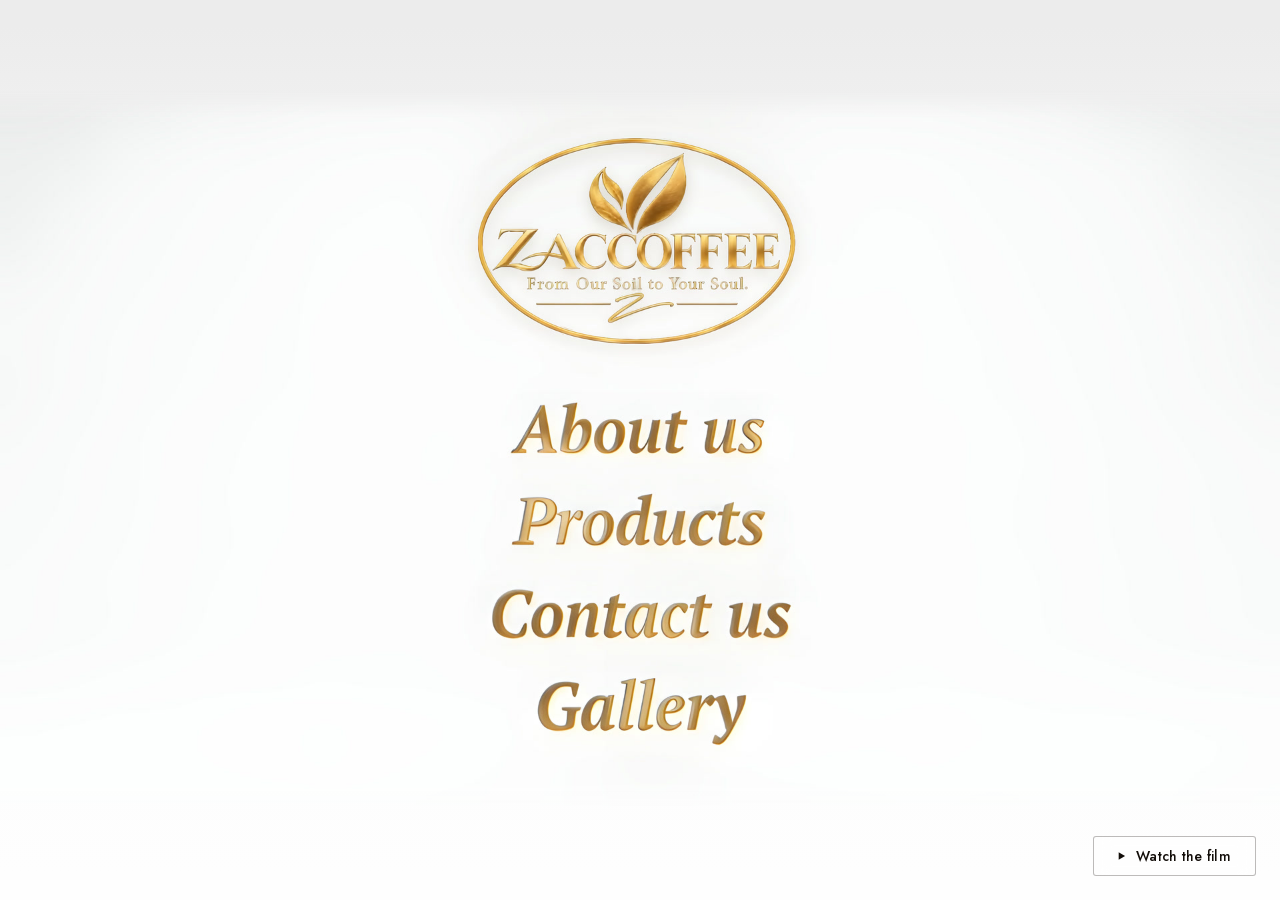
<file: index.html>
<!doctype html>
<html lang="en" data-static>
<head>
  <meta charset="utf-8">
  <meta name="robots" content="noindex">
  <meta name="viewport" content="width=device-width, initial-scale=1, viewport-fit=cover">
  <script>document.documentElement.classList.add("js");</script>
  <title>ZACCOFFEE — From Our Soil to Your Soul</title>
  <meta name="description" content="ZACCOFFEE is a Ugandan coffee brand. From Our Soil to Your Soul.">
  <meta name="theme-color" content="#120d09">
  <link rel="icon" type="image/png" sizes="32x32" href="assets/img/favicon-32.png">
  <link rel="icon" type="image/png" sizes="48x48" href="assets/img/favicon-48.png">
  <link rel="apple-touch-icon" href="assets/img/apple-touch-icon.png">
  <link rel="preload" href="assets/fonts/cormorant-garamond-normal-latin.woff2" as="font" type="font/woff2" crossorigin>
  <link rel="preload" href="assets/fonts/jost-normal-latin.woff2" as="font" type="font/woff2" crossorigin>
  <link rel="preload" href="assets/fonts/cinzel-latin.woff2" as="font" type="font/woff2" crossorigin>
  <script>(function (d) { var r = d.documentElement, mode = "every", show = true, seen = false;
    try { seen = localStorage.getItem("zac:film-seen") === "1"; } catch (e) {}
    try { if (matchMedia("(prefers-reduced-motion: reduce)").matches) show = false; } catch (e) {}
    if (location.hash || mode === "off" || (mode === "first" && seen)) show = false;
    if (/[?&]intro\b/.test(location.search)) show = true;
    if (show) r.classList.add("intro-on"); })(document);</script>
  <meta property="og:url" content="https://fer-fer-code.github.io/zaccoffee/">
  <script type="application/ld+json">{"@context":"https://schema.org","@type":"Organization","name":"ZACCOFFEE","url":"https://fer-fer-code.github.io/zaccoffee/","logo":"https://fer-fer-code.github.io/zaccoffee/assets/img/logo-gold.webp","email":"info@zaccoffee.com","sameAs":["https://www.instagram.com/zaccoffee.ltd/","https://www.linkedin.com/company/zaccoffee/","https://www.tiktok.com/@zaccoffee.ltd"],"slogan":"From Our Soil to Your Soul."}</script>
  <link rel="stylesheet" href="assets/css/main.css?v=20261103e">
  <meta property="og:type" content="website">
  <meta property="og:site_name" content="ZACCOFFEE">
  <meta property="og:title" content="ZACCOFFEE — From Our Soil to Your Soul">
  <meta property="og:description" content="ZACCOFFEE is a Ugandan coffee brand. From Our Soil to Your Soul.">
  <meta property="og:image" content="https://fer-fer-code.github.io/zaccoffee/assets/img/og-image.jpg">
  <meta property="og:image:width" content="1200">
  <meta property="og:image:height" content="630">
  <meta name="twitter:card" content="summary_large_image">
  <script src="assets/js/site.js?v=20261103e" defer></script>
  <script src="assets/js/home.js?v=20261103e" defer></script>
</head>
<body class="home">
  <!-- The intro, full screen over the start screen: the client's film, from the coffee tree to the cup
       (tools/build_film.sh, 67 s, its own music), then straight on their logo video (tools/build_intro_menu.sh): out
       of the film's dark end the light grey comes up, the logo settles and the menu rises line by line; its last
       frame is the start screen, so when it ends the intro melts away and the home page is there, its menu clickable.
       Starts muted (browsers require it), the sound carries on into the logo video; "Sound on" and "Skip intro"
       (straight to the home page) are always visible.
       Nothing downloads until home.js decides to show it (the sources only have data-src). Each browser takes the
       first file it can play: phones in portrait the 1080x1920 cuts (HEVC for iPhone, else H.264); others AV1 (Chrome,
       Firefox, Edge), HEVC (Safari), H.264 (older browsers). -->
  <div class="intro is-film" id="intro" role="dialog" aria-modal="true" aria-label="ZACCOFFEE film" data-mode="every"
       data-fps="24" data-fade="14">
    <div class="intro__frame">
      <video class="intro__film" muted playsinline preload="none"
             aria-hidden="true" tabindex="-1" disablepictureinpicture disableremoteplayback>
        <source data-src="assets/video/film-portrait-hevc.mp4?v=20261103e" type='video/mp4; codecs="hvc1.2.4.L123.B0, mp4a.40.2"' media="(orientation: portrait)">
        <source data-src="assets/video/film-portrait.mp4?v=20261103e" type='video/mp4; codecs="avc1.640029, mp4a.40.2"' media="(orientation: portrait)">
        <source data-src="assets/video/film-av1.mp4?v=20261103e" type='video/mp4; codecs="av01.0.08M.10, mp4a.40.2"'>
        <source data-src="assets/video/film-hevc.mp4?v=20261103e" type='video/mp4; codecs="hvc1.2.4.L123.B0, mp4a.40.2"'>
        <source data-src="assets/video/film.mp4?v=20261103e" type='video/mp4; codecs="avc1.64001f, mp4a.40.2"'>
      </video>
      <video class="intro__video" muted playsinline preload="none"
             aria-hidden="true" tabindex="-1" disablepictureinpicture disableremoteplayback>
        <source data-src="assets/video/intro-portrait-hevc.mp4?v=20261103e" type='video/mp4; codecs="hvc1.2.4.L123.B0, mp4a.40.2"' media="(orientation: portrait)">
        <source data-src="assets/video/intro-portrait.mp4?v=20261103e" type='video/mp4; codecs="avc1.640029, mp4a.40.2"' media="(orientation: portrait)">
        <source data-src="assets/video/intro-av1.mp4?v=20261103e" type='video/mp4; codecs="av01.0.08M.10, mp4a.40.2"'>
        <source data-src="assets/video/intro-hevc.mp4?v=20261103e" type='video/mp4; codecs="hvc1.2.4.L123.B0, mp4a.40.2"'>
        <source data-src="assets/video/intro.mp4?v=20261103e" type='video/mp4; codecs="avc1.640028, mp4a.40.2"'>
      </video>
    </div>
    <div class="intro__ui">
      <button class="btn btn--ghost btn--small intro__sound" type="button" aria-pressed="false">
        <svg class="icon-off" viewBox="0 0 24 24" fill="none" stroke="currentColor" stroke-width="1.5" stroke-linecap="round" stroke-linejoin="round" aria-hidden="true"><path d="M3 9.5h4l5-4v13l-5-4H3z"/><path d="M16 9.5l5 5M21 9.5l-5 5"/></svg><svg class="icon-on" viewBox="0 0 24 24" fill="none" stroke="currentColor" stroke-width="1.5" stroke-linecap="round" stroke-linejoin="round" aria-hidden="true"><path d="M3 9.5h4l5-4v13l-5-4H3z"/><path d="M15.5 9a4.5 4.5 0 0 1 0 6M18.5 6.5a8 8 0 0 1 0 11"/></svg><span class="btn__label">Sound on</span>
      </button>
      <button class="btn btn--ghost btn--small intro__skip" type="button">Skip intro<svg viewBox="0 0 24 24" fill="none" stroke="currentColor" stroke-width="1.5" stroke-linecap="round" stroke-linejoin="round" aria-hidden="true"><path d="M9 6l6 6-6 6"/></svg></button>
    </div>
    <div class="intro__bar" aria-hidden="true"><span></span></div>
  </div>

  <main>
    <!-- The home page is the client's start screen, as in their logo video: the gold logo and its menu on the light
         grey, nothing else (asked 03.11.2026); the other pages keep the header and the footer. -->
    <section class="start" id="start" aria-labelledby="start-title">
      <h1 class="visually-hidden" id="start-title" tabindex="-1">ZACCOFFEE</h1>
      <div class="start__frame">
        <picture>
          <source media="(orientation: portrait)" srcset="assets/img/intro-end-portrait.jpg?v=20261103e" width="1080" height="1920">
          <img class="start__picture" src="assets/img/intro-end.jpg?v=20261103e" width="1920" height="1080" alt="" fetchpriority="high">
        </picture>
        <nav aria-label="Sections">
          <ul class="start__menu">
            <li><a class="start__link" href="about/" style="--lx: 0.3844; --ly: 0.4132; --lw: 0.23; --lh: 0.1172; --px: 0.237; --py: 0.4373; --pw: 0.5234; --ph: 0.0846;"><span class="visually-hidden">About us</span></a></li>
            <li><a class="start__link" href="products/" style="--lx: 0.3868; --ly: 0.5397; --lw: 0.2276; --lh: 0.1172; --px: 0.2423; --py: 0.5287; --pw: 0.518; --ph: 0.0846;"><span class="visually-hidden">Products</span></a></li>
            <li><a class="start__link" href="contact/" style="--lx: 0.3679; --ly: 0.6705; --lw: 0.2665; --lh: 0.1172; --px: 0.1994; --py: 0.6231; --pw: 0.6066; --ph: 0.0846;"><span class="visually-hidden">Contact us</span></a></li>
            <li><a class="start__link" href="gallery/" style="--lx: 0.4045; --ly: 0.8065; --lw: 0.1958; --lh: 0.1172; --px: 0.2826; --py: 0.7212; --pw: 0.4456; --ph: 0.0846;"><span class="visually-hidden">Gallery</span></a></li>
          </ul>
        </nav>
      </div>
      <a class="btn btn--ghost btn--small start__film" href="./?intro" data-intro-replay><svg viewBox="0 0 24 24" aria-hidden="true"><path d="M8 5.5v13l11-6.5z" fill="currentColor"/></svg>Watch the film</a>
    </section>
  </main>
</body>
</html>
</file>
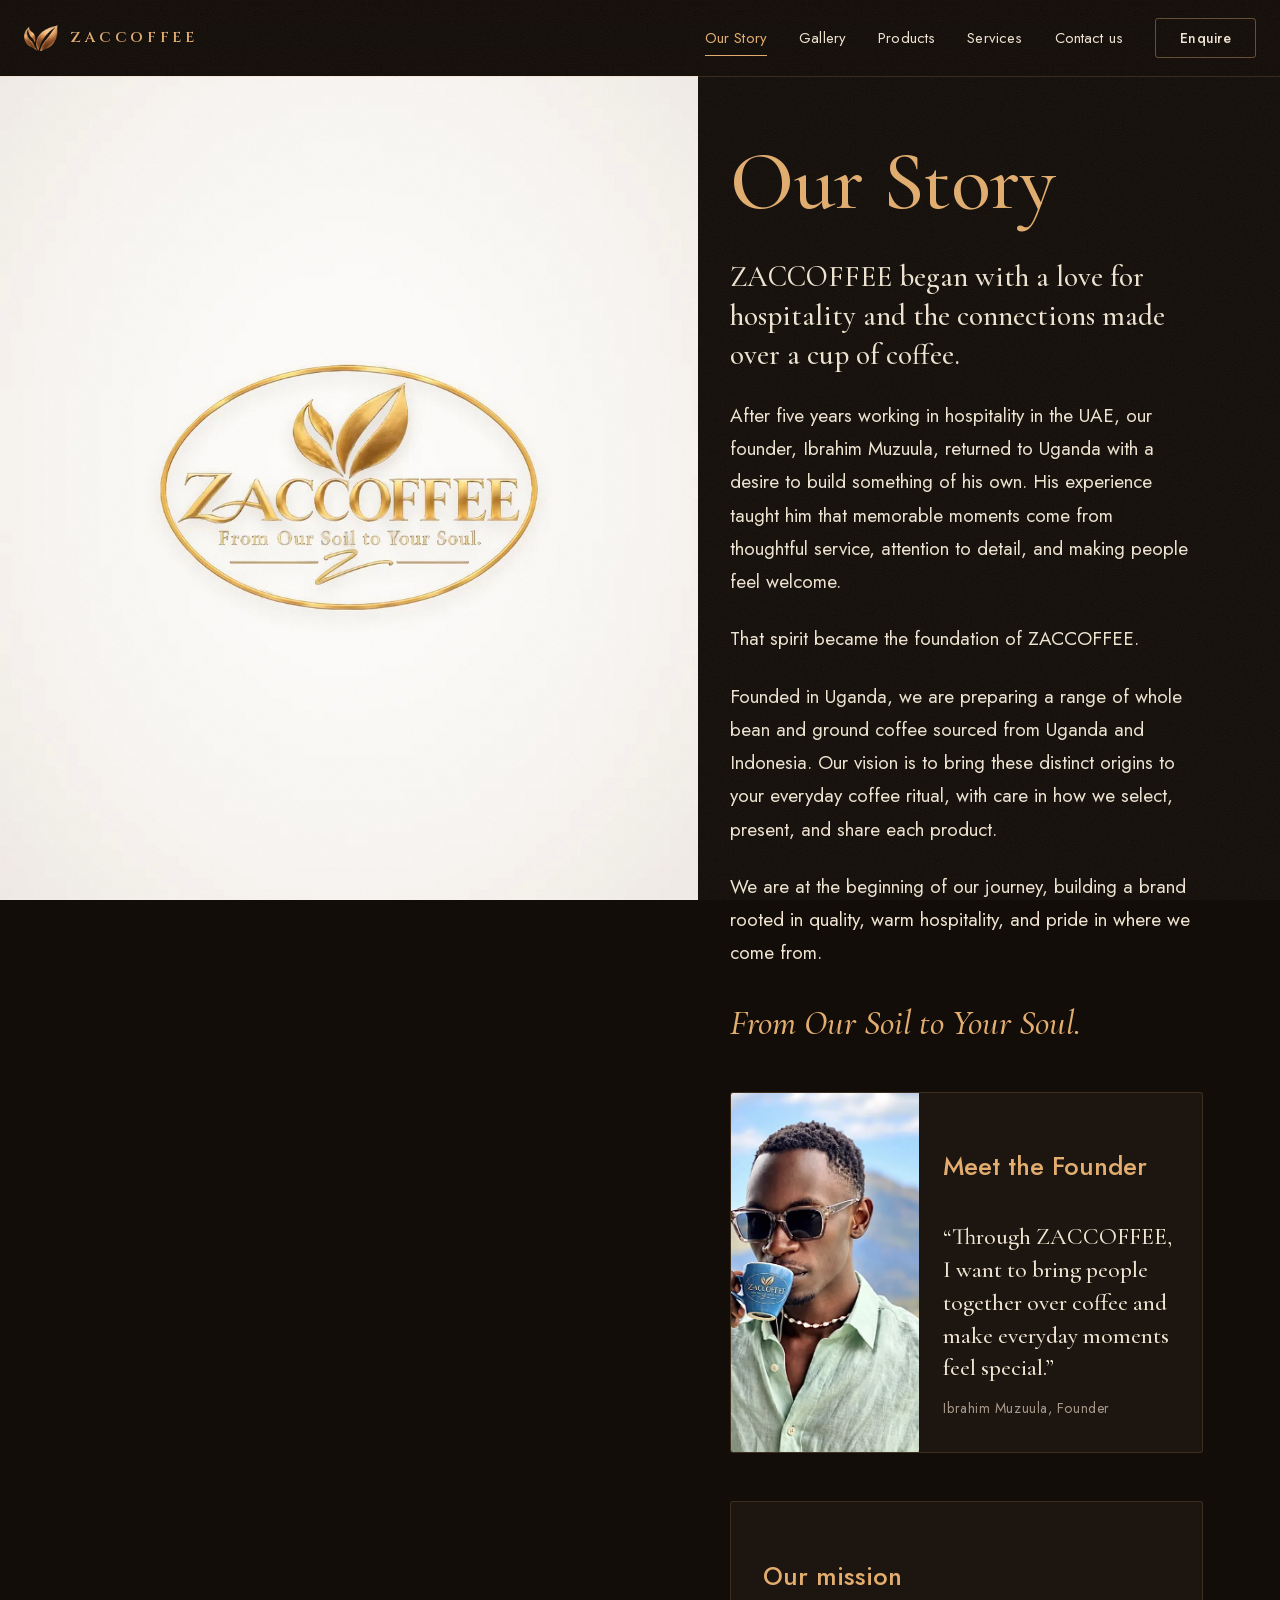
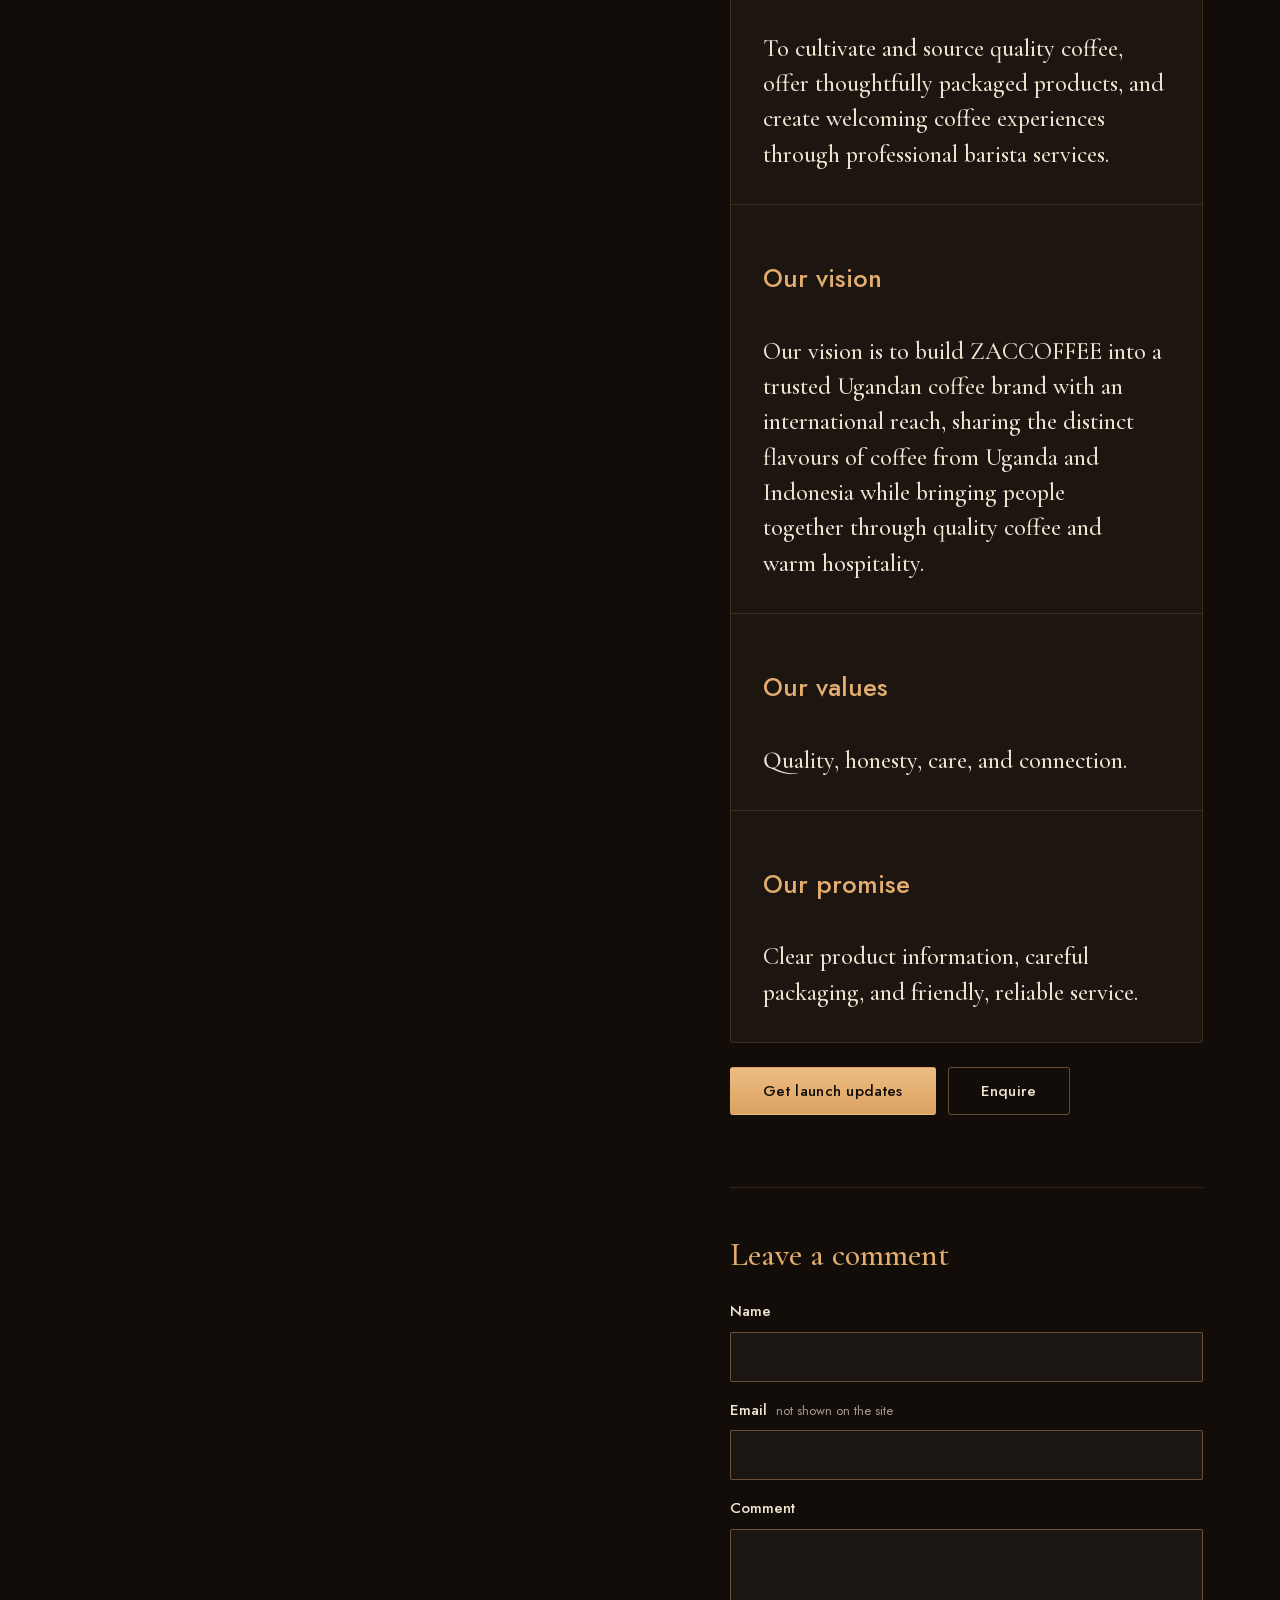
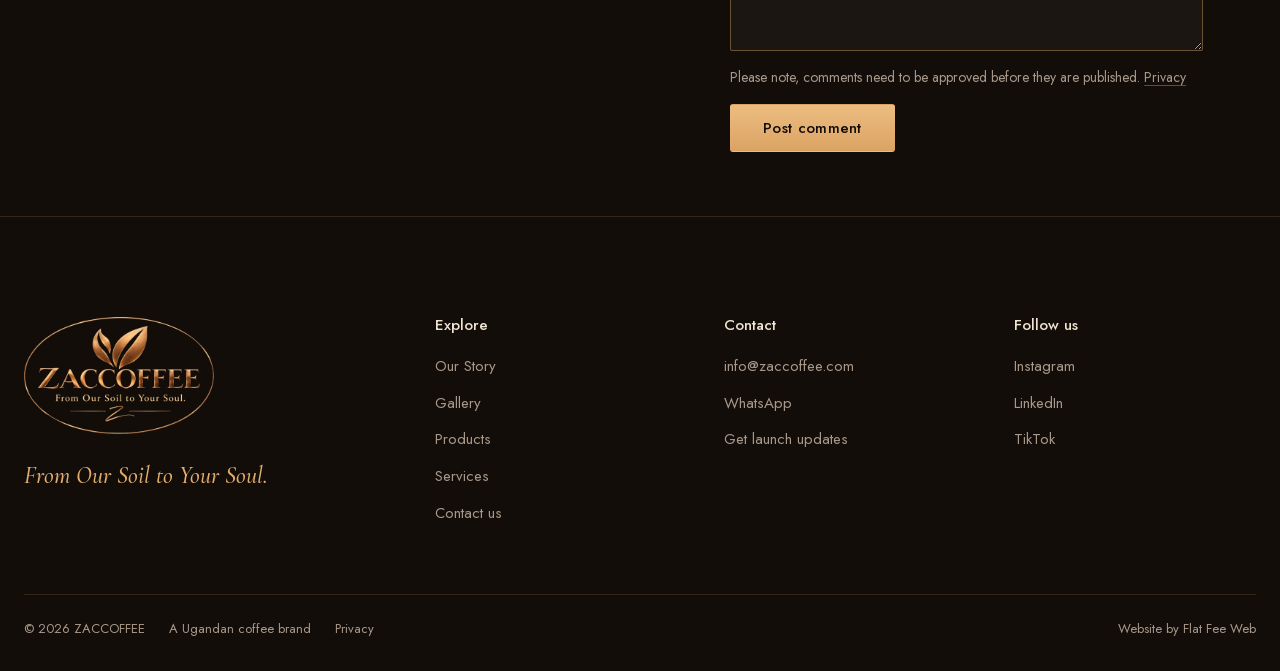
<file: about/index.html>
<!doctype html>
<html lang="en" data-static>
<head>
  <meta charset="utf-8">
  <meta name="robots" content="noindex">
  <meta name="viewport" content="width=device-width, initial-scale=1, viewport-fit=cover">
  <script>document.documentElement.classList.add("js");</script>
  <title>Our Story — ZACCOFFEE</title>
  <meta name="description" content="ZACCOFFEE began with a love for hospitality and the connections made over a cup of coffee.">
  <meta name="theme-color" content="#120d09">
  <link rel="icon" type="image/png" sizes="32x32" href="../assets/img/favicon-32.png">
  <link rel="icon" type="image/png" sizes="48x48" href="../assets/img/favicon-48.png">
  <link rel="apple-touch-icon" href="../assets/img/apple-touch-icon.png">
  <link rel="preload" href="../assets/fonts/cormorant-garamond-normal-latin.woff2" as="font" type="font/woff2" crossorigin>
  <link rel="preload" href="../assets/fonts/jost-normal-latin.woff2" as="font" type="font/woff2" crossorigin>
  <link rel="preload" href="../assets/fonts/cinzel-latin.woff2" as="font" type="font/woff2" crossorigin>
  <link rel="stylesheet" href="../assets/css/main.css?v=20261103e">
  <meta property="og:type" content="website">
  <meta property="og:site_name" content="ZACCOFFEE">
  <meta property="og:title" content="Our Story — ZACCOFFEE">
  <meta property="og:description" content="ZACCOFFEE began with a love for hospitality and the connections made over a cup of coffee.">
  <meta property="og:image" content="https://fer-fer-code.github.io/zaccoffee/assets/img/og-image.jpg">
  <meta property="og:image:width" content="1200">
  <meta property="og:image:height" content="630">
  <meta name="twitter:card" content="summary_large_image">
  <script src="../assets/js/site.js?v=20261103e" defer></script>
</head>
<body class="page">
  <header class="site-head site-head--solid">
    <a class="site-head__brand" href="../#start"><img src="../assets/img/logo-mark.webp" width="192" height="192" alt="">ZACCOFFEE</a>
    <nav class="site-head__nav" aria-label="Main">
      <a href="../about/" aria-current="page">Our Story</a>
      <a href="../gallery/">Gallery</a>
      <a href="../products/">Products</a>
      <a href="../services/">Services</a>
      <a href="../contact/">Contact us</a>
    </nav>
    <a class="btn btn--line btn--small site-head__cta" href="mailto:info@zaccoffee.com?subject=Enquiry">Enquire</a>
    <button class="site-head__menu" type="button" aria-haspopup="dialog" aria-controls="menu" aria-expanded="false"><svg viewBox="0 0 24 24" fill="none" stroke="currentColor" stroke-width="1.5" stroke-linecap="round" aria-hidden="true"><path d="M3 9h18M3 15h18"/></svg>Menu</button>
  </header>

  <dialog class="menu" id="menu" aria-label="Menu">
    <div class="menu__top">
      <a class="site-head__brand" href="../#start"><img src="../assets/img/logo-mark.webp" width="192" height="192" alt="">ZACCOFFEE</a>
      <button class="btn btn--ghost btn--small menu__close" type="button"><svg viewBox="0 0 24 24" fill="none" stroke="currentColor" stroke-width="1.5" stroke-linecap="round" aria-hidden="true"><path d="M6 6l12 12M18 6L6 18"/></svg>Close</button>
    </div>
    <nav class="menu__nav" aria-label="Main">
      <ul>
        <li><a href="../about/" aria-current="page">Our Story</a></li>
        <li><a href="../gallery/">Gallery</a></li>
        <li><a href="../products/">Products</a></li>
        <li><a href="../services/">Services</a></li>
        <li><a href="../contact/">Contact us</a></li>
      </ul>
    </nav>
    <div class="menu__foot">
      <a class="btn btn--gold" href="mailto:info@zaccoffee.com?subject=Enquiry">Enquire</a>
      <a href="mailto:info@zaccoffee.com">info@zaccoffee.com</a>
      <a href="https://wa.me/256759964454" target="_blank" rel="noopener">WhatsApp</a>
      <div class="menu__social"><a href="https://www.instagram.com/zaccoffee.ltd/" target="_blank" rel="noopener">Instagram</a><a href="https://www.linkedin.com/company/zaccoffee/" target="_blank" rel="noopener">LinkedIn</a><a href="https://www.tiktok.com/@zaccoffee.ltd" target="_blank" rel="noopener">TikTok</a></div>
    </div>
  </dialog>
  <main class="split">
    <div class="split__media split__media--flat" aria-hidden="true">
      <img class="still" src="../assets/img/photos/logo-panel-md.webp?v=7" srcset="../assets/img/photos/logo-panel-sm.webp?v=7 600w, ../assets/img/photos/logo-panel-md.webp?v=7 1000w, ../assets/img/photos/logo-panel-lg.webp?v=7 1600w" sizes="(min-width: 900px) and (min-aspect-ratio: 1/1) 55vw, 100vw" width="1000" height="1250" alt="" decoding="async">
    </div>
    <section class="page-body">
      <h1 class="page-title">Our Story</h1>
      <p class="opening">ZACCOFFEE began with a love for hospitality and the connections made over a cup of coffee.</p>
      <p class="lead">After five years working in hospitality in the UAE, our founder, Ibrahim Muzuula, returned to Uganda with a desire to build something of his own. His experience taught him that memorable moments come from thoughtful service, attention to detail, and making people feel welcome.</p>
      <p class="lead">That spirit became the foundation of ZACCOFFEE.</p>
      <p class="lead">Founded in Uganda, we are preparing a range of whole bean and ground coffee sourced from Uganda and Indonesia. Our vision is to bring these distinct origins to your everyday coffee ritual, with care in how we select, present, and share each product.</p>
      <p class="lead">We are at the beginning of our journey, building a brand rooted in quality, warm hospitality, and pride in where we come from.</p>
      <p class="slogan">From Our Soil to Your Soul.</p>
      <section class="founder" aria-labelledby="founder-title">
        <div class="founder__inner">
          <img class="founder__photo" src="../assets/img/photos/founder-md.webp" srcset="../assets/img/photos/founder-sm.webp 600w, ../assets/img/photos/founder-lg.webp 964w" sizes="(min-width: 900px) and (min-aspect-ratio: 1/1) 230px, 100vw" width="964" height="1280" alt="Ibrahim Muzuula, the founder of ZACCOFFEE, drinking from a ZACCOFFEE cup" decoding="async" loading="lazy">
          <div class="founder__body">
            <h2 class="eyebrow" id="founder-title">Meet the Founder</h2>
            <blockquote class="founder__quote"><p>Through ZACCOFFEE, I want to bring people together over coffee and make everyday moments feel special.</p></blockquote>
            <p class="founder__name">Ibrahim Muzuula, Founder</p>
          </div>
        </div>
      </section>
      <div class="principles">
        <div class="principle">
          <h2 class="eyebrow">Our mission</h2>
          <p class="principle__text">To cultivate and source quality coffee, offer thoughtfully packaged products, and create welcoming coffee experiences through professional barista services.</p>
        </div>
        <div class="principle">
          <h2 class="eyebrow">Our vision</h2>
          <p class="principle__text">Our vision is to build ZACCOFFEE into a trusted Ugandan coffee brand with an international reach, sharing the distinct flavours of coffee from Uganda and Indonesia while bringing people together through quality coffee and warm hospitality.</p>
        </div>
        <div class="principle">
          <h2 class="eyebrow">Our values</h2>
          <p class="principle__text">Quality, honesty, care, and connection.</p>
        </div>
        <div class="principle">
          <h2 class="eyebrow">Our promise</h2>
          <p class="principle__text">Clear product information, careful packaging, and friendly, reliable service.</p>
        </div>
      </div>
      <div class="actions">
        <a class="btn btn--gold" href="../updates/" data-signup>Get launch updates</a>
        <a class="btn btn--line" href="mailto:info@zaccoffee.com?subject=Enquiry">Enquire</a>
      </div>
      <section class="comments" id="comments" aria-labelledby="comment-title">
        <h2 class="comments__title" id="comment-title">Leave a comment</h2>
        <form class="form comment-form" action="./#comments" method="post" data-form>
          <label class="form__field"><span class="form__label">Name</span>
            <input type="text" name="name" autocomplete="name" maxlength="80" required></label>
          <label class="form__field"><span class="form__label">Email <span class="form__optional">not shown on the site</span></span>
            <input type="email" name="email" autocomplete="email" maxlength="120" required></label>
          <label class="form__field"><span class="form__label">Comment</span>
            <textarea name="comment" rows="4" maxlength="2000" required></textarea></label>
          <div class="form__trap" aria-hidden="true"><label>Website <input type="text" name="website" tabindex="-1" autocomplete="off"></label></div>
          <input type="hidden" name="token" value="1793713555.3789bc068e72f1b84825098bfe3dce93ea08e3758c4c0fcbf4be6c4e14ddde73">
          <p class="form__note">Please note, comments need to be approved before they are published. <a href="../privacy/">Privacy</a></p>
          <button class="btn btn--gold" type="submit">Post comment</button>
          <p class="form__status" role="status" aria-live="polite"></p>
        </form>
      </section>
    </section>
  </main>

  <footer class="site-foot">
    <div class="container site-foot__top">
      <div>
        <a class="site-foot__logo" href="../#start"><img src="../assets/img/logo-gold-520.webp" width="520" height="320" alt="ZACCOFFEE — home"></a>
        <p class="slogan">From Our Soil to Your Soul.</p>
      </div>
      <nav aria-labelledby="foot-explore">
        <h2 id="foot-explore">Explore</h2>
        <ul>
          <li><a href="../about/">Our Story</a></li>
          <li><a href="../gallery/">Gallery</a></li>
          <li><a href="../products/">Products</a></li>
          <li><a href="../services/">Services</a></li>
          <li><a href="../contact/">Contact us</a></li>
        </ul>
      </nav>
      <div>
        <h2>Contact</h2>
        <ul>
          <li><a href="mailto:info@zaccoffee.com">info@zaccoffee.com</a></li>
          <li><a href="https://wa.me/256759964454" target="_blank" rel="noopener">WhatsApp</a></li>
          <li><a href="../updates/" data-signup>Get launch updates</a></li>
        </ul>
      </div>
      <div>
        <h2>Follow us</h2>
        <ul>
          <li><a href="https://www.instagram.com/zaccoffee.ltd/" target="_blank" rel="noopener">Instagram</a></li>
          <li><a href="https://www.linkedin.com/company/zaccoffee/" target="_blank" rel="noopener">LinkedIn</a></li>
          <li><a href="https://www.tiktok.com/@zaccoffee.ltd" target="_blank" rel="noopener">TikTok</a></li>
        </ul>
      </div>
    </div>
    <div class="container site-foot__bottom">
      <span>© 2026 ZACCOFFEE</span>
      <span>A Ugandan coffee brand</span>
      <a class="site-foot__legal" href="../privacy/">Privacy</a>
      <a class="site-foot__maker" href="https://flatfeeweb.com/" target="_blank" rel="noopener nofollow">Website by Flat Fee Web</a>
    </div>
  </footer>

  <dialog class="signup-dialog" id="signup" aria-labelledby="signup-title">
    <button class="btn btn--ghost btn--small signup-dialog__close" type="button"><svg viewBox="0 0 24 24" fill="none" stroke="currentColor" stroke-width="1.5" stroke-linecap="round" aria-hidden="true"><path d="M6 6l12 12M18 6L6 18"/></svg>Close</button>
    <h2 class="signup-dialog__title" id="signup-title">Get launch updates</h2>
    <p class="signup-dialog__lead">Be the first to know when ZACCOFFEE launches.</p>
    <form class="form signup-form" action="../updates/" method="post" data-form>
          <label class="form__field"><span class="form__label">Email address</span>
            <input type="email" name="email" autocomplete="email" maxlength="120" required></label>
          <label class="form__field"><span class="form__label">First name <span class="form__optional">optional</span></span>
            <input type="text" name="first_name" autocomplete="given-name" maxlength="60"></label>
          <div class="form__trap" aria-hidden="true"><label>Website <input type="text" name="website" tabindex="-1" autocomplete="off"></label></div>
          <input type="hidden" name="token" value="1793713555.3789bc068e72f1b84825098bfe3dce93ea08e3758c4c0fcbf4be6c4e14ddde73">
          <button class="btn btn--gold" type="submit">Notify me</button>
          <p class="form__note">We’ll only use your email to tell you about the launch. <a href="../privacy/">Privacy</a></p>
          <p class="form__status" role="status" aria-live="polite"></p>
        </form>
  </dialog>
</body>
</html>
</file>
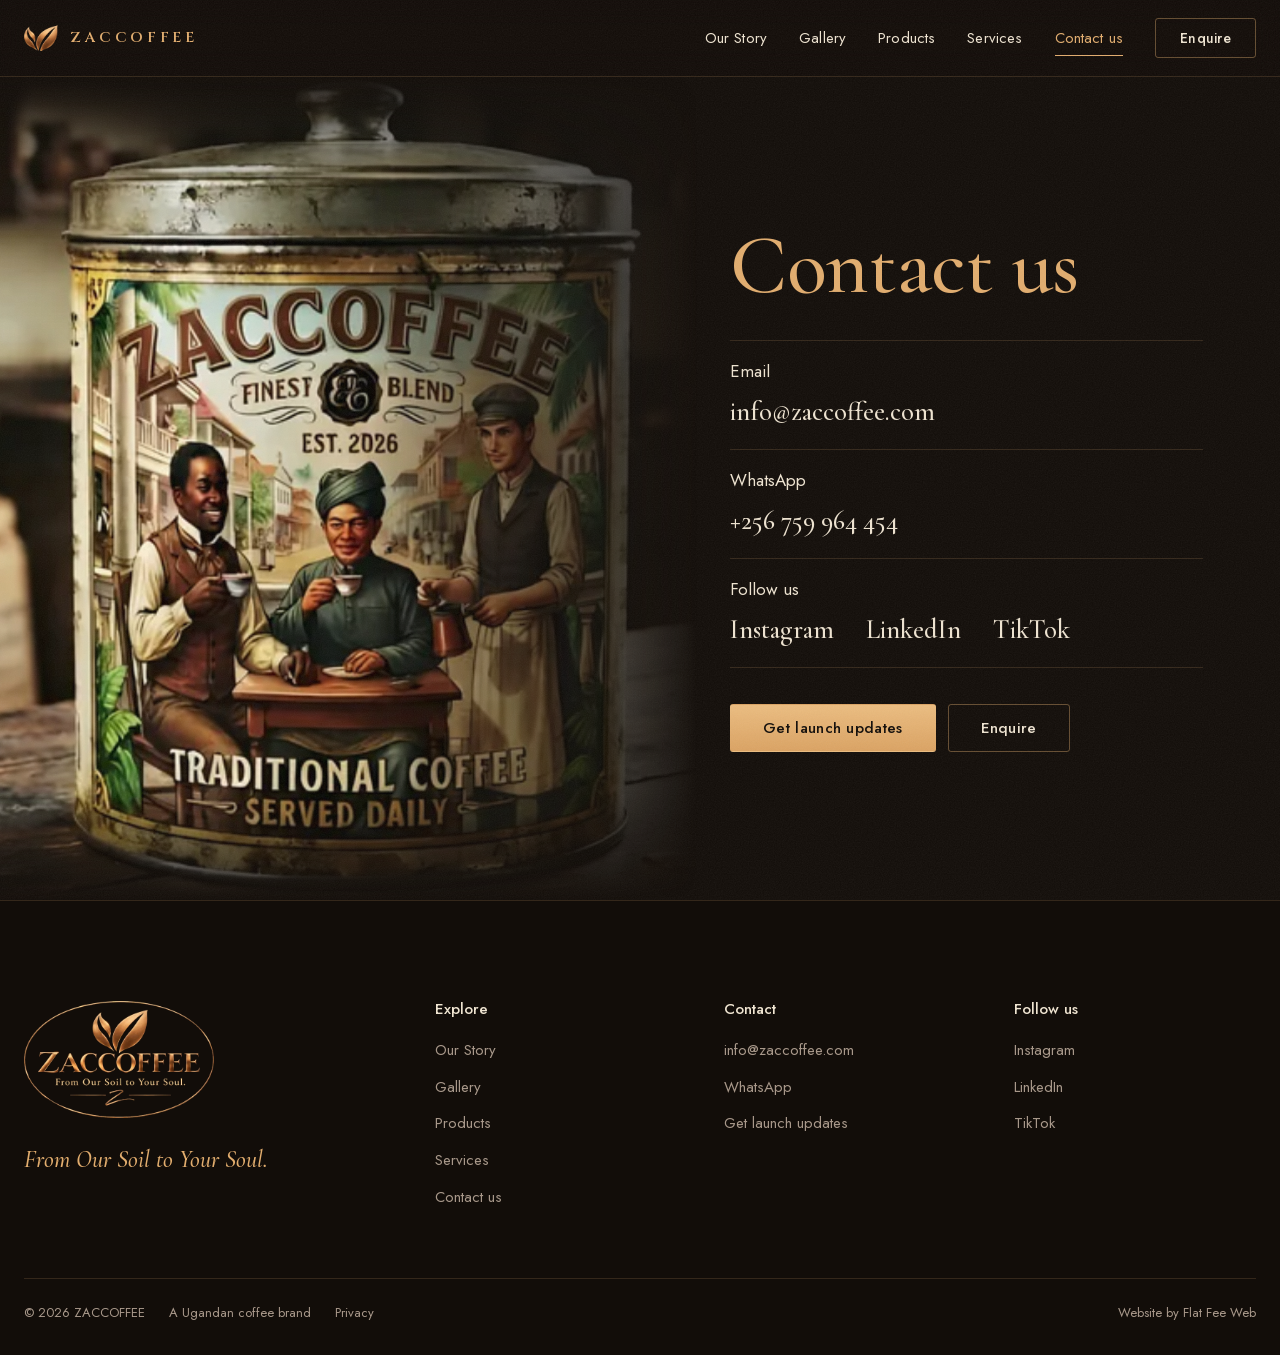
<file: contact/index.html>
<!doctype html>
<html lang="en" data-static>
<head>
  <meta charset="utf-8">
  <meta name="robots" content="noindex">
  <meta name="viewport" content="width=device-width, initial-scale=1, viewport-fit=cover">
  <script>document.documentElement.classList.add("js");</script>
  <title>Contact us — ZACCOFFEE</title>
  <meta name="description" content="Contact ZACCOFFEE: info@zaccoffee.com, WhatsApp +256 759 964 454.">
  <meta name="theme-color" content="#120d09">
  <link rel="icon" type="image/png" sizes="32x32" href="../assets/img/favicon-32.png">
  <link rel="icon" type="image/png" sizes="48x48" href="../assets/img/favicon-48.png">
  <link rel="apple-touch-icon" href="../assets/img/apple-touch-icon.png">
  <link rel="preload" href="../assets/fonts/cormorant-garamond-normal-latin.woff2" as="font" type="font/woff2" crossorigin>
  <link rel="preload" href="../assets/fonts/jost-normal-latin.woff2" as="font" type="font/woff2" crossorigin>
  <link rel="preload" href="../assets/fonts/cinzel-latin.woff2" as="font" type="font/woff2" crossorigin>
  <link rel="stylesheet" href="../assets/css/main.css?v=20261103e">
  <meta property="og:type" content="website">
  <meta property="og:site_name" content="ZACCOFFEE">
  <meta property="og:title" content="Contact us — ZACCOFFEE">
  <meta property="og:description" content="Contact ZACCOFFEE: info@zaccoffee.com, WhatsApp +256 759 964 454.">
  <meta property="og:image" content="https://fer-fer-code.github.io/zaccoffee/assets/img/og-image.jpg">
  <meta property="og:image:width" content="1200">
  <meta property="og:image:height" content="630">
  <meta name="twitter:card" content="summary_large_image">
  <script src="../assets/js/site.js?v=20261103e" defer></script>
</head>
<body class="page">
  <header class="site-head site-head--solid">
    <a class="site-head__brand" href="../#start"><img src="../assets/img/logo-mark.webp" width="192" height="192" alt="">ZACCOFFEE</a>
    <nav class="site-head__nav" aria-label="Main">
      <a href="../about/">Our Story</a>
      <a href="../gallery/">Gallery</a>
      <a href="../products/">Products</a>
      <a href="../services/">Services</a>
      <a href="../contact/" aria-current="page">Contact us</a>
    </nav>
    <a class="btn btn--line btn--small site-head__cta" href="mailto:info@zaccoffee.com?subject=Enquiry">Enquire</a>
    <button class="site-head__menu" type="button" aria-haspopup="dialog" aria-controls="menu" aria-expanded="false"><svg viewBox="0 0 24 24" fill="none" stroke="currentColor" stroke-width="1.5" stroke-linecap="round" aria-hidden="true"><path d="M3 9h18M3 15h18"/></svg>Menu</button>
  </header>

  <dialog class="menu" id="menu" aria-label="Menu">
    <div class="menu__top">
      <a class="site-head__brand" href="../#start"><img src="../assets/img/logo-mark.webp" width="192" height="192" alt="">ZACCOFFEE</a>
      <button class="btn btn--ghost btn--small menu__close" type="button"><svg viewBox="0 0 24 24" fill="none" stroke="currentColor" stroke-width="1.5" stroke-linecap="round" aria-hidden="true"><path d="M6 6l12 12M18 6L6 18"/></svg>Close</button>
    </div>
    <nav class="menu__nav" aria-label="Main">
      <ul>
        <li><a href="../about/">Our Story</a></li>
        <li><a href="../gallery/">Gallery</a></li>
        <li><a href="../products/">Products</a></li>
        <li><a href="../services/">Services</a></li>
        <li><a href="../contact/" aria-current="page">Contact us</a></li>
      </ul>
    </nav>
    <div class="menu__foot">
      <a class="btn btn--gold" href="mailto:info@zaccoffee.com?subject=Enquiry">Enquire</a>
      <a href="mailto:info@zaccoffee.com">info@zaccoffee.com</a>
      <a href="https://wa.me/256759964454" target="_blank" rel="noopener">WhatsApp</a>
      <div class="menu__social"><a href="https://www.instagram.com/zaccoffee.ltd/" target="_blank" rel="noopener">Instagram</a><a href="https://www.linkedin.com/company/zaccoffee/" target="_blank" rel="noopener">LinkedIn</a><a href="https://www.tiktok.com/@zaccoffee.ltd" target="_blank" rel="noopener">TikTok</a></div>
    </div>
  </dialog>
  <main class="split">
    <div class="split__media" aria-hidden="true">
      <img class="still" src="../assets/img/photos/vintage-tin-md.webp" srcset="../assets/img/photos/vintage-tin-sm.webp 600w, ../assets/img/photos/vintage-tin-md.webp 1000w, ../assets/img/photos/vintage-tin-lg.webp 1600w" sizes="(min-width: 900px) and (min-aspect-ratio: 1/1) 55vw, 100vw" width="1000" height="542" alt="" decoding="async">
    </div>
    <section class="page-body">
      <h1 class="page-title">Contact us</h1>
      <dl class="contact-list">
        <div><dt class="eyebrow">Email</dt><dd><a href="mailto:info@zaccoffee.com">info@zaccoffee.com</a></dd></div>
        <div><dt class="eyebrow">WhatsApp</dt><dd><a href="https://wa.me/256759964454" target="_blank" rel="noopener">+256 759 964 454</a></dd></div>
        <div><dt class="eyebrow">Follow us</dt><dd class="contact-list__social"><a href="https://www.instagram.com/zaccoffee.ltd/" target="_blank" rel="noopener">Instagram</a><a href="https://www.linkedin.com/company/zaccoffee/" target="_blank" rel="noopener">LinkedIn</a><a href="https://www.tiktok.com/@zaccoffee.ltd" target="_blank" rel="noopener">TikTok</a></dd></div>
      </dl>
      <div class="actions">
        <a class="btn btn--gold" href="../updates/" data-signup>Get launch updates</a>
        <a class="btn btn--line" href="mailto:info@zaccoffee.com?subject=Enquiry">Enquire</a>
      </div>
    </section>
  </main>

  <footer class="site-foot">
    <div class="container site-foot__top">
      <div>
        <a class="site-foot__logo" href="../#start"><img src="../assets/img/logo-gold-520.webp" width="520" height="320" alt="ZACCOFFEE — home"></a>
        <p class="slogan">From Our Soil to Your Soul.</p>
      </div>
      <nav aria-labelledby="foot-explore">
        <h2 id="foot-explore">Explore</h2>
        <ul>
          <li><a href="../about/">Our Story</a></li>
          <li><a href="../gallery/">Gallery</a></li>
          <li><a href="../products/">Products</a></li>
          <li><a href="../services/">Services</a></li>
          <li><a href="../contact/">Contact us</a></li>
        </ul>
      </nav>
      <div>
        <h2>Contact</h2>
        <ul>
          <li><a href="mailto:info@zaccoffee.com">info@zaccoffee.com</a></li>
          <li><a href="https://wa.me/256759964454" target="_blank" rel="noopener">WhatsApp</a></li>
          <li><a href="../updates/" data-signup>Get launch updates</a></li>
        </ul>
      </div>
      <div>
        <h2>Follow us</h2>
        <ul>
          <li><a href="https://www.instagram.com/zaccoffee.ltd/" target="_blank" rel="noopener">Instagram</a></li>
          <li><a href="https://www.linkedin.com/company/zaccoffee/" target="_blank" rel="noopener">LinkedIn</a></li>
          <li><a href="https://www.tiktok.com/@zaccoffee.ltd" target="_blank" rel="noopener">TikTok</a></li>
        </ul>
      </div>
    </div>
    <div class="container site-foot__bottom">
      <span>© 2026 ZACCOFFEE</span>
      <span>A Ugandan coffee brand</span>
      <a class="site-foot__legal" href="../privacy/">Privacy</a>
      <a class="site-foot__maker" href="https://flatfeeweb.com/" target="_blank" rel="noopener nofollow">Website by Flat Fee Web</a>
    </div>
  </footer>

  <dialog class="signup-dialog" id="signup" aria-labelledby="signup-title">
    <button class="btn btn--ghost btn--small signup-dialog__close" type="button"><svg viewBox="0 0 24 24" fill="none" stroke="currentColor" stroke-width="1.5" stroke-linecap="round" aria-hidden="true"><path d="M6 6l12 12M18 6L6 18"/></svg>Close</button>
    <h2 class="signup-dialog__title" id="signup-title">Get launch updates</h2>
    <p class="signup-dialog__lead">Be the first to know when ZACCOFFEE launches.</p>
    <form class="form signup-form" action="../updates/" method="post" data-form>
          <label class="form__field"><span class="form__label">Email address</span>
            <input type="email" name="email" autocomplete="email" maxlength="120" required></label>
          <label class="form__field"><span class="form__label">First name <span class="form__optional">optional</span></span>
            <input type="text" name="first_name" autocomplete="given-name" maxlength="60"></label>
          <div class="form__trap" aria-hidden="true"><label>Website <input type="text" name="website" tabindex="-1" autocomplete="off"></label></div>
          <input type="hidden" name="token" value="1793713555.3789bc068e72f1b84825098bfe3dce93ea08e3758c4c0fcbf4be6c4e14ddde73">
          <button class="btn btn--gold" type="submit">Notify me</button>
          <p class="form__note">We’ll only use your email to tell you about the launch. <a href="../privacy/">Privacy</a></p>
          <p class="form__status" role="status" aria-live="polite"></p>
        </form>
  </dialog>
</body>
</html>
</file>
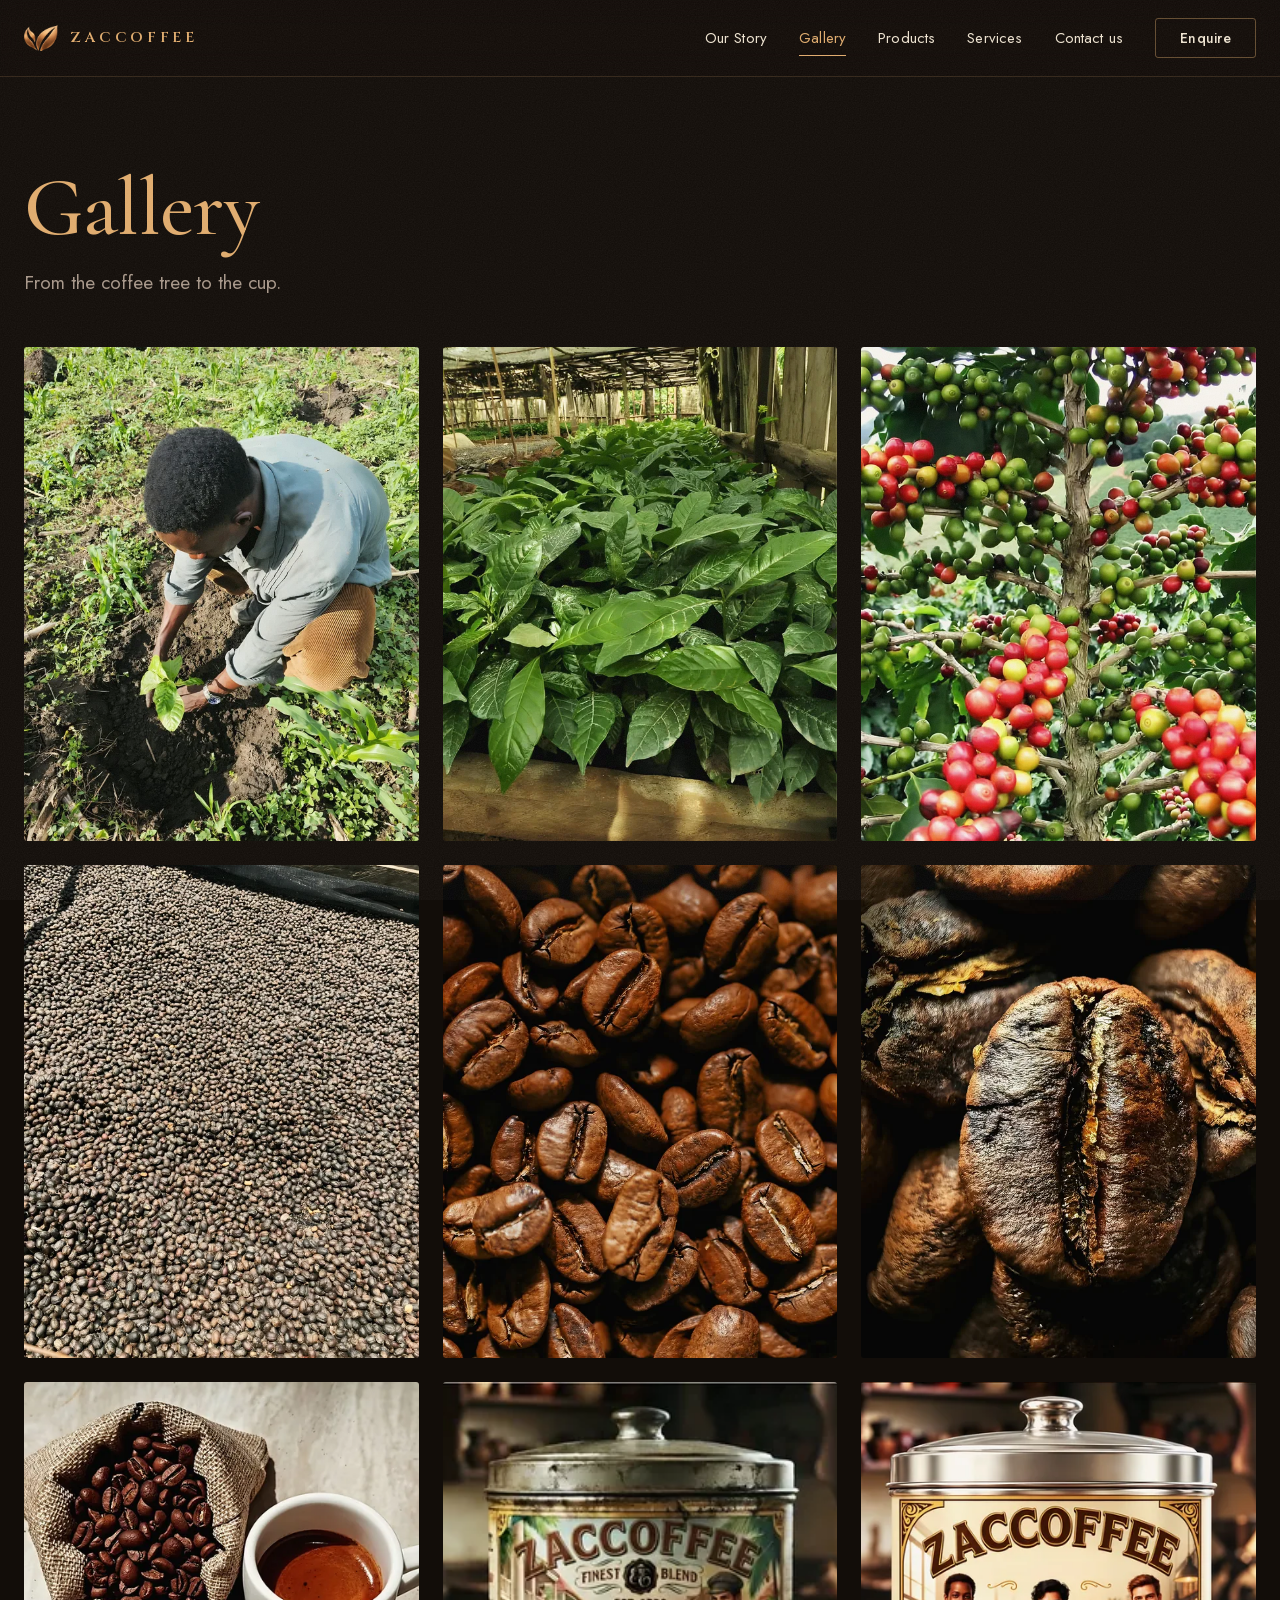
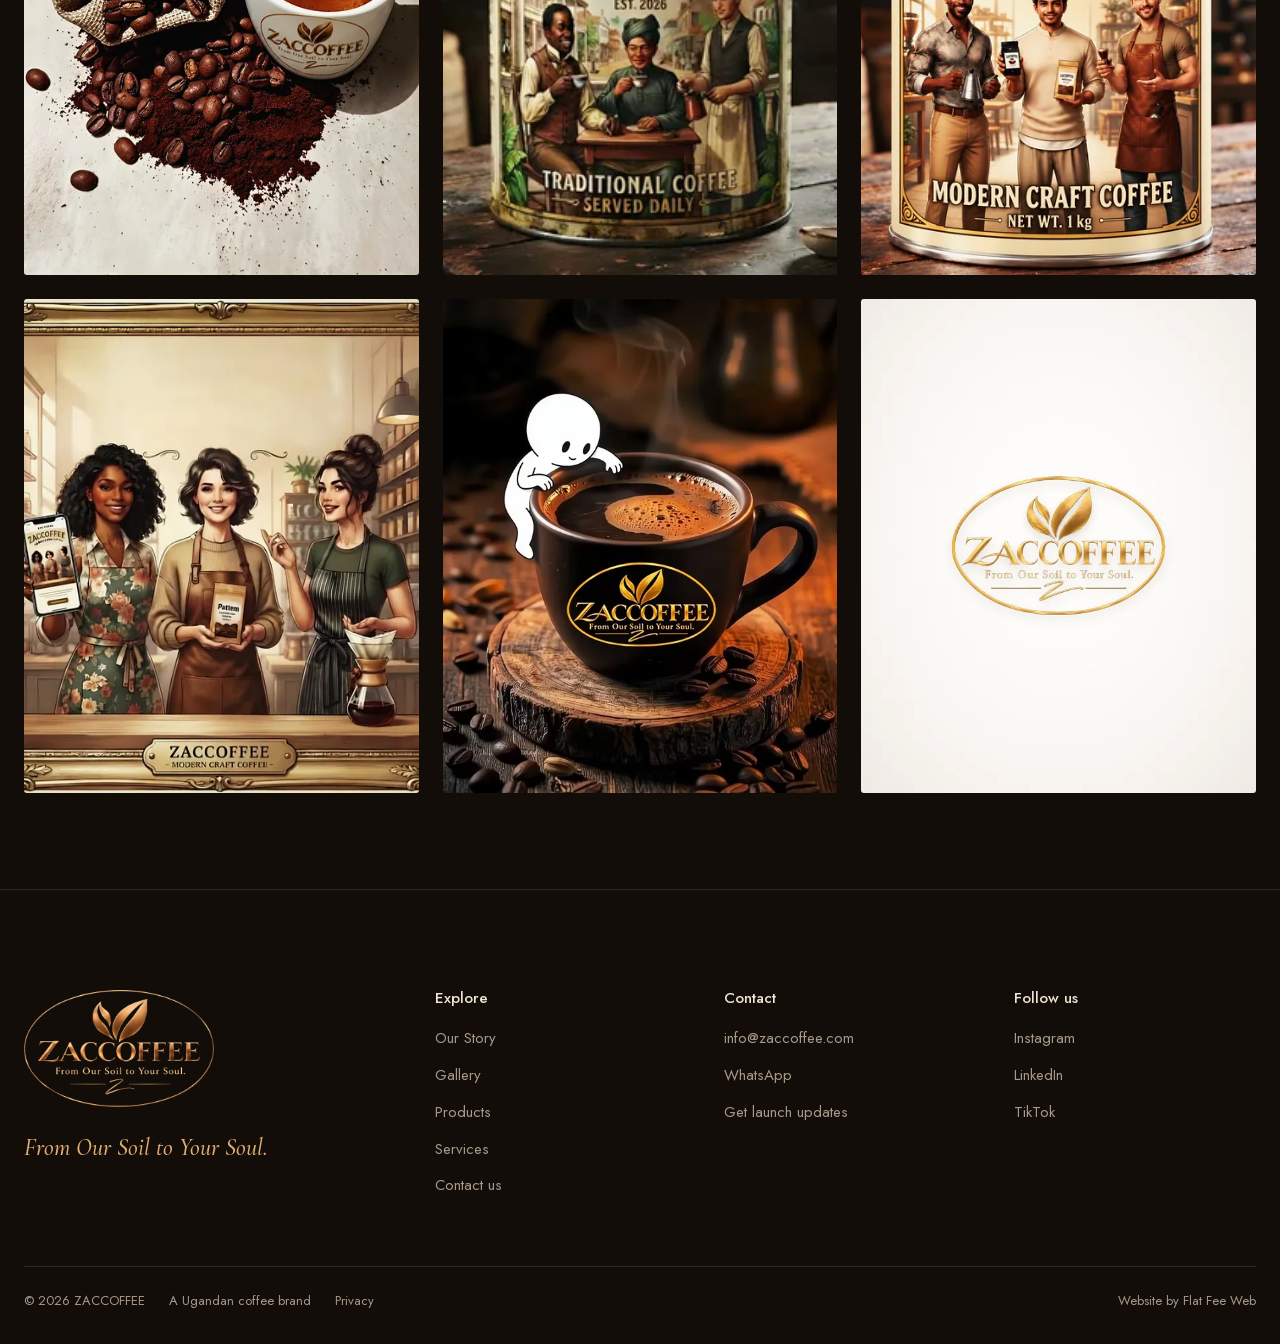
<file: gallery/index.html>
<!doctype html>
<html lang="en" data-static>
<head>
  <meta charset="utf-8">
  <meta name="robots" content="noindex">
  <meta name="viewport" content="width=device-width, initial-scale=1, viewport-fit=cover">
  <script>document.documentElement.classList.add("js");</script>
  <title>Gallery — ZACCOFFEE</title>
  <meta name="description" content="Photographs of ZACCOFFEE, from the coffee tree to the cup.">
  <meta name="theme-color" content="#120d09">
  <link rel="icon" type="image/png" sizes="32x32" href="../assets/img/favicon-32.png">
  <link rel="icon" type="image/png" sizes="48x48" href="../assets/img/favicon-48.png">
  <link rel="apple-touch-icon" href="../assets/img/apple-touch-icon.png">
  <link rel="preload" href="../assets/fonts/cormorant-garamond-normal-latin.woff2" as="font" type="font/woff2" crossorigin>
  <link rel="preload" href="../assets/fonts/jost-normal-latin.woff2" as="font" type="font/woff2" crossorigin>
  <link rel="preload" href="../assets/fonts/cinzel-latin.woff2" as="font" type="font/woff2" crossorigin>
  <link rel="stylesheet" href="../assets/css/main.css?v=20261103e">
  <meta property="og:type" content="website">
  <meta property="og:site_name" content="ZACCOFFEE">
  <meta property="og:title" content="Gallery — ZACCOFFEE">
  <meta property="og:description" content="Photographs of ZACCOFFEE, from the coffee tree to the cup.">
  <meta property="og:image" content="https://fer-fer-code.github.io/zaccoffee/assets/img/og-image.jpg">
  <meta property="og:image:width" content="1200">
  <meta property="og:image:height" content="630">
  <meta name="twitter:card" content="summary_large_image">
  <script src="../assets/js/site.js?v=20261103e" defer></script>
</head>
<body class="page">
  <header class="site-head site-head--solid">
    <a class="site-head__brand" href="../#start"><img src="../assets/img/logo-mark.webp" width="192" height="192" alt="">ZACCOFFEE</a>
    <nav class="site-head__nav" aria-label="Main">
      <a href="../about/">Our Story</a>
      <a href="../gallery/" aria-current="page">Gallery</a>
      <a href="../products/">Products</a>
      <a href="../services/">Services</a>
      <a href="../contact/">Contact us</a>
    </nav>
    <a class="btn btn--line btn--small site-head__cta" href="mailto:info@zaccoffee.com?subject=Enquiry">Enquire</a>
    <button class="site-head__menu" type="button" aria-haspopup="dialog" aria-controls="menu" aria-expanded="false"><svg viewBox="0 0 24 24" fill="none" stroke="currentColor" stroke-width="1.5" stroke-linecap="round" aria-hidden="true"><path d="M3 9h18M3 15h18"/></svg>Menu</button>
  </header>

  <dialog class="menu" id="menu" aria-label="Menu">
    <div class="menu__top">
      <a class="site-head__brand" href="../#start"><img src="../assets/img/logo-mark.webp" width="192" height="192" alt="">ZACCOFFEE</a>
      <button class="btn btn--ghost btn--small menu__close" type="button"><svg viewBox="0 0 24 24" fill="none" stroke="currentColor" stroke-width="1.5" stroke-linecap="round" aria-hidden="true"><path d="M6 6l12 12M18 6L6 18"/></svg>Close</button>
    </div>
    <nav class="menu__nav" aria-label="Main">
      <ul>
        <li><a href="../about/">Our Story</a></li>
        <li><a href="../gallery/" aria-current="page">Gallery</a></li>
        <li><a href="../products/">Products</a></li>
        <li><a href="../services/">Services</a></li>
        <li><a href="../contact/">Contact us</a></li>
      </ul>
    </nav>
    <div class="menu__foot">
      <a class="btn btn--gold" href="mailto:info@zaccoffee.com?subject=Enquiry">Enquire</a>
      <a href="mailto:info@zaccoffee.com">info@zaccoffee.com</a>
      <a href="https://wa.me/256759964454" target="_blank" rel="noopener">WhatsApp</a>
      <div class="menu__social"><a href="https://www.instagram.com/zaccoffee.ltd/" target="_blank" rel="noopener">Instagram</a><a href="https://www.linkedin.com/company/zaccoffee/" target="_blank" rel="noopener">LinkedIn</a><a href="https://www.tiktok.com/@zaccoffee.ltd" target="_blank" rel="noopener">TikTok</a></div>
    </div>
  </dialog>
  <main class="container">
    <div class="page-intro">
      <h1 class="page-title">Gallery</h1>
      <p class="lead quiet">From the coffee tree to the cup.</p>
    </div>
    <ul class="gallery">
      <li><img src="../assets/img/photos/farmer-planting-sm.webp" srcset="../assets/img/photos/farmer-planting-sm.webp 600w, ../assets/img/photos/farmer-planting-md.webp 1000w" sizes="(min-width: 1280px) 400px, (min-width: 760px) 31vw, 47vw" width="600" height="800" style="--focus: 50% 50%" alt="A farmer planting a young coffee tree" loading="eager" decoding="async"></li>
      <li><img src="../assets/img/photos/seedlings-sm.webp" srcset="../assets/img/photos/seedlings-sm.webp 600w, ../assets/img/photos/seedlings-md.webp 1000w" sizes="(min-width: 1280px) 400px, (min-width: 760px) 31vw, 47vw" width="600" height="776" style="--focus: 50% 50%" alt="Young coffee seedlings in a nursery" loading="eager" decoding="async"></li>
      <li><img src="../assets/img/photos/cherries-branch-sm.webp" srcset="../assets/img/photos/cherries-branch-sm.webp 600w, ../assets/img/photos/cherries-branch-md.webp 1000w" sizes="(min-width: 1280px) 400px, (min-width: 760px) 31vw, 47vw" width="600" height="765" style="--focus: 50% 50%" alt="Ripe red coffee cherries on the branch" loading="eager" decoding="async"></li>
      <li><img src="../assets/img/photos/dried-beans-sm.webp" srcset="../assets/img/photos/dried-beans-sm.webp 600w, ../assets/img/photos/dried-beans-md.webp 1000w" sizes="(min-width: 1280px) 400px, (min-width: 760px) 31vw, 47vw" width="600" height="753" style="--focus: 50% 50%" alt="Coffee drying in the sun on a raised bed, gone deep brown" loading="lazy" decoding="async"></li>
      <li><img src="../assets/img/photos/roasted-beans-sm.webp" srcset="../assets/img/photos/roasted-beans-sm.webp 600w, ../assets/img/photos/roasted-beans-md.webp 1000w" sizes="(min-width: 1280px) 400px, (min-width: 760px) 31vw, 47vw" width="600" height="786" style="--focus: 50% 50%" alt="Freshly roasted coffee beans" loading="lazy" decoding="async"></li>
      <li><img src="../assets/img/photos/bean-macro-sm.webp" srcset="../assets/img/photos/bean-macro-sm.webp 600w, ../assets/img/photos/bean-macro-md.webp 1000w" sizes="(min-width: 1280px) 400px, (min-width: 760px) 31vw, 47vw" width="600" height="888" style="--focus: 50% 50%" alt="Close-up of a roasted coffee bean" loading="lazy" decoding="async"></li>
      <li><img src="../assets/img/photos/sack-espresso-sm.webp" srcset="../assets/img/photos/sack-espresso-sm.webp 600w, ../assets/img/photos/sack-espresso-md.webp 1000w" sizes="(min-width: 1280px) 400px, (min-width: 760px) 31vw, 47vw" width="600" height="620" style="--focus: 68% 50%" alt="A jute sack of roasted beans, ground coffee and an espresso in a ZACCOFFEE cup" loading="lazy" decoding="async"></li>
      <li><img src="../assets/img/photos/vintage-tin-sm.webp" srcset="../assets/img/photos/vintage-tin-sm.webp 600w, ../assets/img/photos/vintage-tin-md.webp 1000w" sizes="(min-width: 1280px) 400px, (min-width: 760px) 31vw, 47vw" width="600" height="325" style="--focus: 50% 45%" alt="A vintage ZACCOFFEE tin on a wooden table" loading="lazy" decoding="async"></li>
      <li><img src="../assets/img/photos/modern-craft-tin-sm.webp" srcset="../assets/img/photos/modern-craft-tin-sm.webp 600w, ../assets/img/photos/modern-craft-tin-md.webp 1000w" sizes="(min-width: 1280px) 400px, (min-width: 760px) 31vw, 47vw" width="600" height="571" style="--focus: 50% 50%" alt="A ZACCOFFEE tin of modern craft coffee, three baristas on its label" loading="lazy" decoding="async"></li>
      <li><img src="../assets/img/photos/baristas-poster-sm.webp" srcset="../assets/img/photos/baristas-poster-sm.webp 600w, ../assets/img/photos/baristas-poster-md.webp 1000w" sizes="(min-width: 1280px) 400px, (min-width: 760px) 31vw, 47vw" width="600" height="583" style="--focus: 50% 50%" alt="An illustrated ZACCOFFEE poster: three baristas behind the counter" loading="lazy" decoding="async"></li>
      <li><img src="../assets/img/photos/cup-steam-sm.webp" srcset="../assets/img/photos/cup-steam-sm.webp 600w, ../assets/img/photos/cup-steam-md.webp 1000w" sizes="(min-width: 1280px) 400px, (min-width: 760px) 31vw, 47vw" width="600" height="731" style="--focus: 50% 50%" alt="A little character breathes in the steam of a ZACCOFFEE cup" loading="lazy" decoding="async"></li>
      <li><img src="../assets/img/photos/logo-panel-sm.webp?v=7" srcset="../assets/img/photos/logo-panel-sm.webp?v=7 600w, ../assets/img/photos/logo-panel-md.webp?v=7 1000w" sizes="(min-width: 1280px) 400px, (min-width: 760px) 31vw, 47vw" width="600" height="750" style="--focus: 50% 50%" alt="The ZACCOFFEE gold logo on a light warm ground" loading="lazy" decoding="async"></li>
    </ul>
  </main>

  <footer class="site-foot">
    <div class="container site-foot__top">
      <div>
        <a class="site-foot__logo" href="../#start"><img src="../assets/img/logo-gold-520.webp" width="520" height="320" alt="ZACCOFFEE — home"></a>
        <p class="slogan">From Our Soil to Your Soul.</p>
      </div>
      <nav aria-labelledby="foot-explore">
        <h2 id="foot-explore">Explore</h2>
        <ul>
          <li><a href="../about/">Our Story</a></li>
          <li><a href="../gallery/">Gallery</a></li>
          <li><a href="../products/">Products</a></li>
          <li><a href="../services/">Services</a></li>
          <li><a href="../contact/">Contact us</a></li>
        </ul>
      </nav>
      <div>
        <h2>Contact</h2>
        <ul>
          <li><a href="mailto:info@zaccoffee.com">info@zaccoffee.com</a></li>
          <li><a href="https://wa.me/256759964454" target="_blank" rel="noopener">WhatsApp</a></li>
          <li><a href="../updates/" data-signup>Get launch updates</a></li>
        </ul>
      </div>
      <div>
        <h2>Follow us</h2>
        <ul>
          <li><a href="https://www.instagram.com/zaccoffee.ltd/" target="_blank" rel="noopener">Instagram</a></li>
          <li><a href="https://www.linkedin.com/company/zaccoffee/" target="_blank" rel="noopener">LinkedIn</a></li>
          <li><a href="https://www.tiktok.com/@zaccoffee.ltd" target="_blank" rel="noopener">TikTok</a></li>
        </ul>
      </div>
    </div>
    <div class="container site-foot__bottom">
      <span>© 2026 ZACCOFFEE</span>
      <span>A Ugandan coffee brand</span>
      <a class="site-foot__legal" href="../privacy/">Privacy</a>
      <a class="site-foot__maker" href="https://flatfeeweb.com/" target="_blank" rel="noopener nofollow">Website by Flat Fee Web</a>
    </div>
  </footer>

  <dialog class="signup-dialog" id="signup" aria-labelledby="signup-title">
    <button class="btn btn--ghost btn--small signup-dialog__close" type="button"><svg viewBox="0 0 24 24" fill="none" stroke="currentColor" stroke-width="1.5" stroke-linecap="round" aria-hidden="true"><path d="M6 6l12 12M18 6L6 18"/></svg>Close</button>
    <h2 class="signup-dialog__title" id="signup-title">Get launch updates</h2>
    <p class="signup-dialog__lead">Be the first to know when ZACCOFFEE launches.</p>
    <form class="form signup-form" action="../updates/" method="post" data-form>
          <label class="form__field"><span class="form__label">Email address</span>
            <input type="email" name="email" autocomplete="email" maxlength="120" required></label>
          <label class="form__field"><span class="form__label">First name <span class="form__optional">optional</span></span>
            <input type="text" name="first_name" autocomplete="given-name" maxlength="60"></label>
          <div class="form__trap" aria-hidden="true"><label>Website <input type="text" name="website" tabindex="-1" autocomplete="off"></label></div>
          <input type="hidden" name="token" value="1793713555.3789bc068e72f1b84825098bfe3dce93ea08e3758c4c0fcbf4be6c4e14ddde73">
          <button class="btn btn--gold" type="submit">Notify me</button>
          <p class="form__note">We’ll only use your email to tell you about the launch. <a href="../privacy/">Privacy</a></p>
          <p class="form__status" role="status" aria-live="polite"></p>
        </form>
  </dialog>
</body>
</html>
</file>
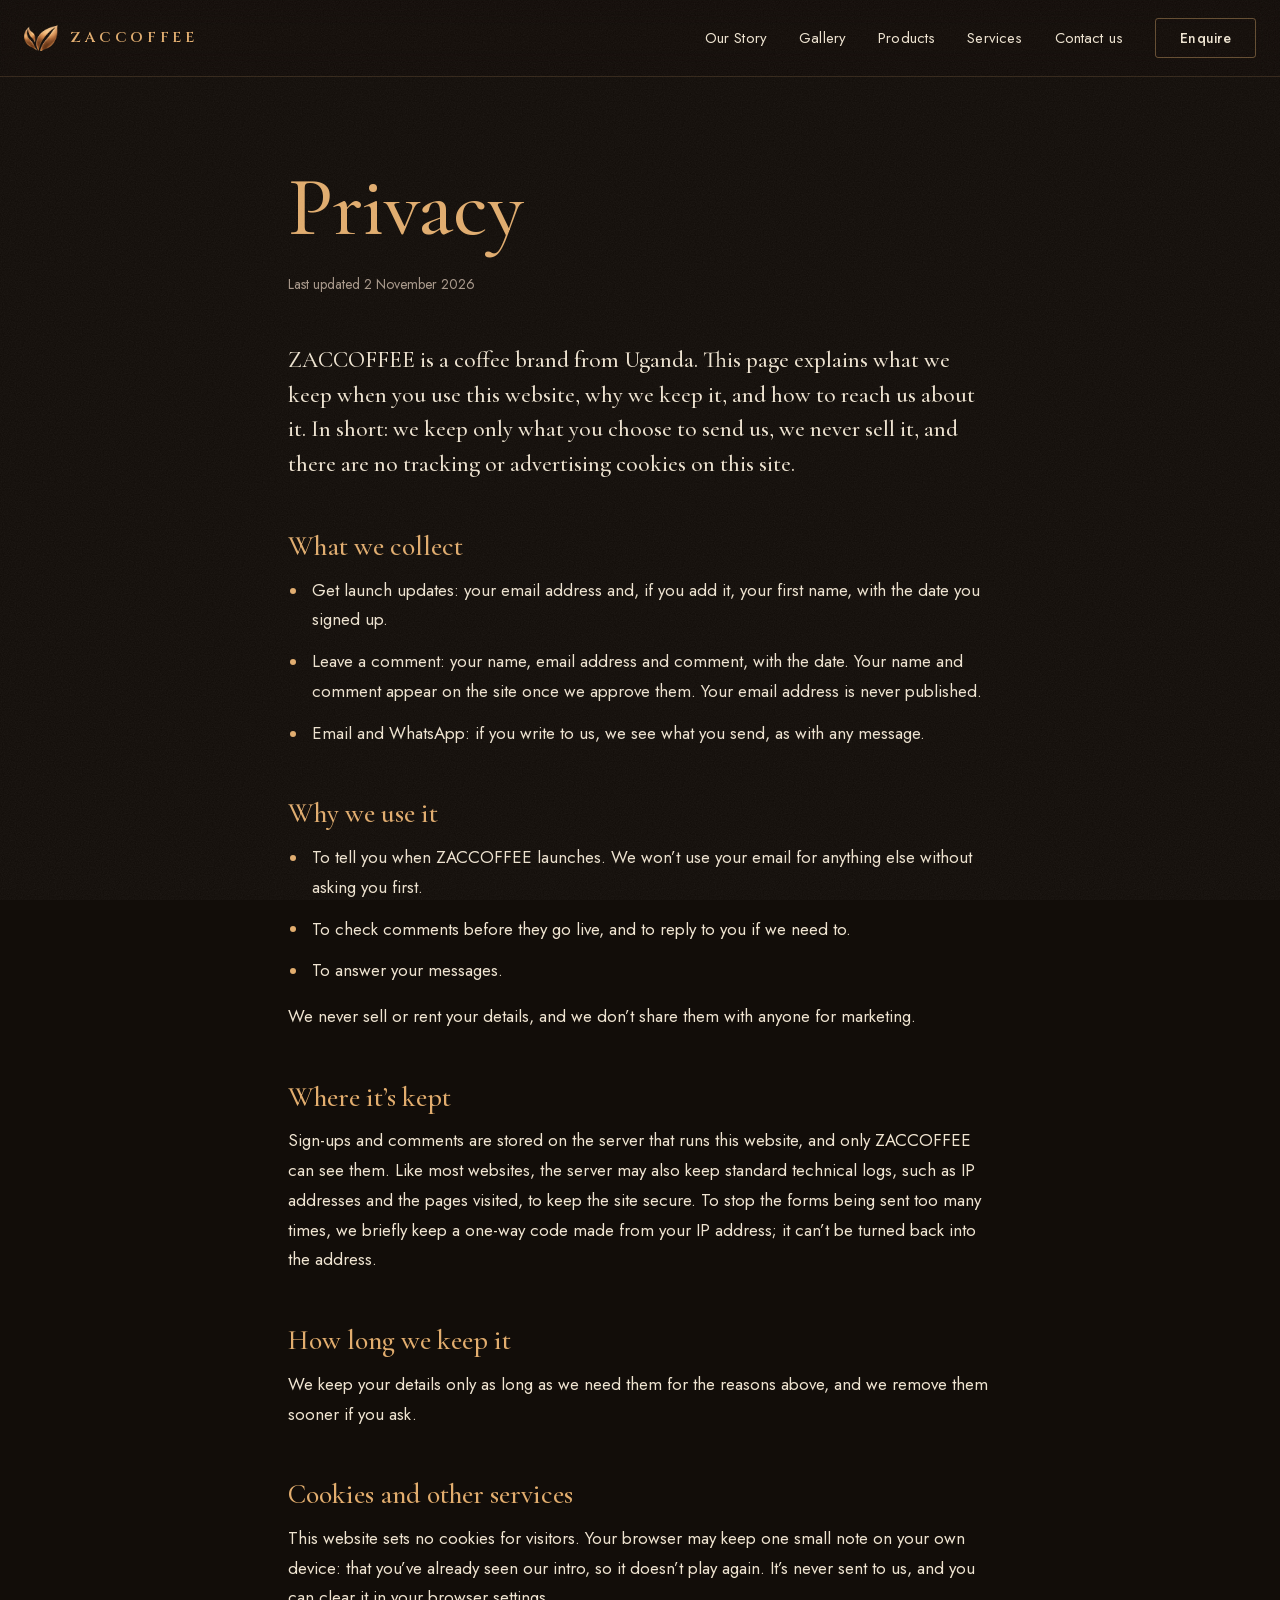
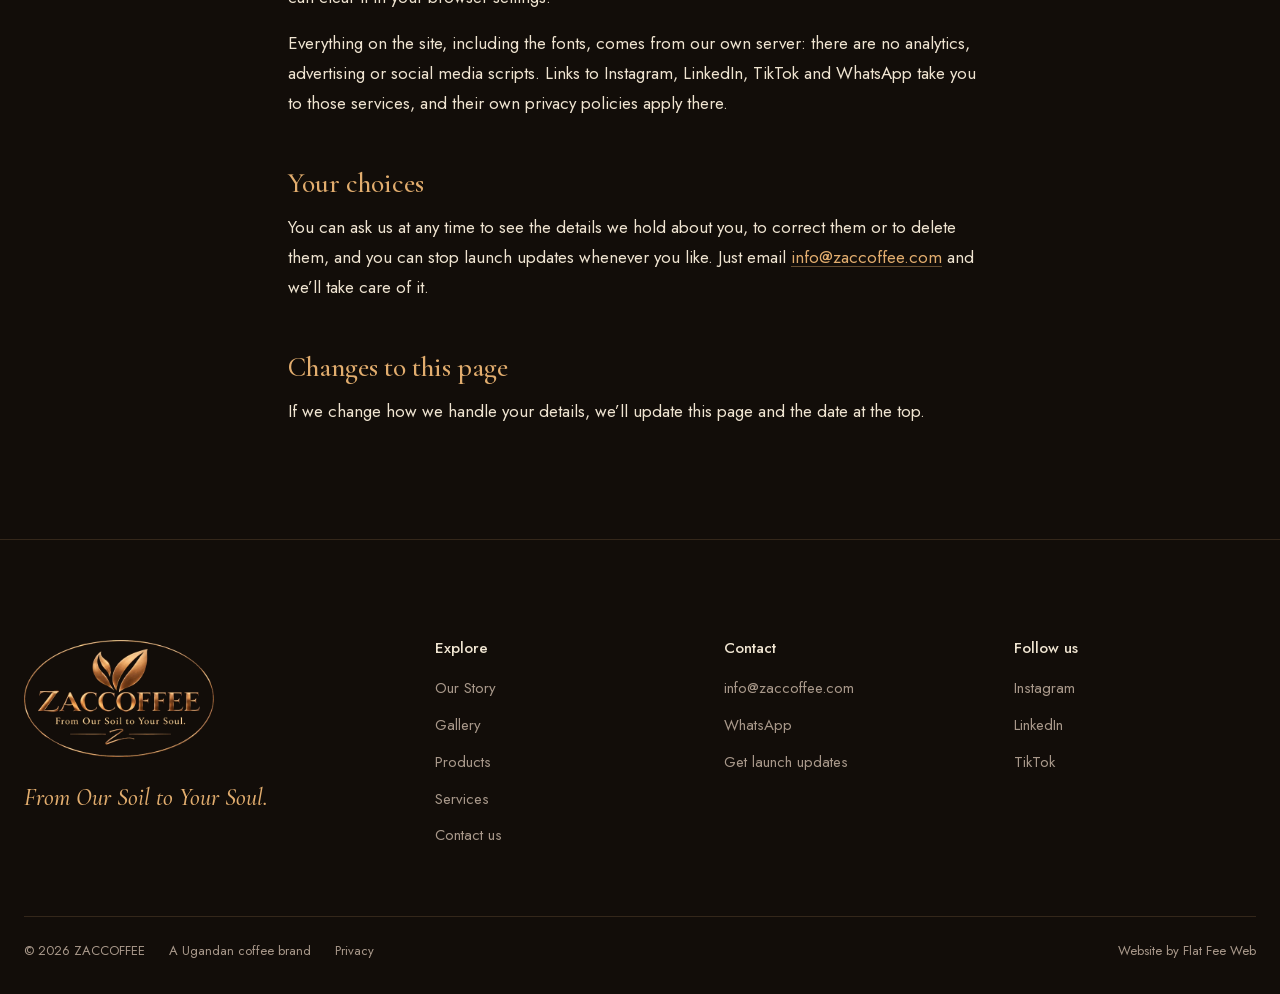
<file: privacy/index.html>
<!doctype html>
<html lang="en" data-static>
<head>
  <meta charset="utf-8">
  <meta name="robots" content="noindex">
  <meta name="viewport" content="width=device-width, initial-scale=1, viewport-fit=cover">
  <script>document.documentElement.classList.add("js");</script>
  <title>Privacy — ZACCOFFEE</title>
  <meta name="description" content="ZACCOFFEE is a coffee brand from Uganda. This page explains what we keep when you use this website, why we keep it, and how to reach us about it. In short: we keep only what you choose to send us, we…">
  <meta name="theme-color" content="#120d09">
  <link rel="icon" type="image/png" sizes="32x32" href="../assets/img/favicon-32.png">
  <link rel="icon" type="image/png" sizes="48x48" href="../assets/img/favicon-48.png">
  <link rel="apple-touch-icon" href="../assets/img/apple-touch-icon.png">
  <link rel="preload" href="../assets/fonts/cormorant-garamond-normal-latin.woff2" as="font" type="font/woff2" crossorigin>
  <link rel="preload" href="../assets/fonts/jost-normal-latin.woff2" as="font" type="font/woff2" crossorigin>
  <link rel="preload" href="../assets/fonts/cinzel-latin.woff2" as="font" type="font/woff2" crossorigin>
  <link rel="stylesheet" href="../assets/css/main.css?v=20261103e">
  <meta property="og:type" content="website">
  <meta property="og:site_name" content="ZACCOFFEE">
  <meta property="og:title" content="Privacy — ZACCOFFEE">
  <meta property="og:description" content="ZACCOFFEE is a coffee brand from Uganda. This page explains what we keep when you use this website, why we keep it, and how to reach us about it. In short: we keep only what you choose to send us, we…">
  <meta property="og:image" content="https://fer-fer-code.github.io/zaccoffee/assets/img/og-image.jpg">
  <meta property="og:image:width" content="1200">
  <meta property="og:image:height" content="630">
  <meta name="twitter:card" content="summary_large_image">
  <script src="../assets/js/site.js?v=20261103e" defer></script>
</head>
<body class="page">
  <header class="site-head site-head--solid">
    <a class="site-head__brand" href="../#start"><img src="../assets/img/logo-mark.webp" width="192" height="192" alt="">ZACCOFFEE</a>
    <nav class="site-head__nav" aria-label="Main">
      <a href="../about/">Our Story</a>
      <a href="../gallery/">Gallery</a>
      <a href="../products/">Products</a>
      <a href="../services/">Services</a>
      <a href="../contact/">Contact us</a>
    </nav>
    <a class="btn btn--line btn--small site-head__cta" href="mailto:info@zaccoffee.com?subject=Enquiry">Enquire</a>
    <button class="site-head__menu" type="button" aria-haspopup="dialog" aria-controls="menu" aria-expanded="false"><svg viewBox="0 0 24 24" fill="none" stroke="currentColor" stroke-width="1.5" stroke-linecap="round" aria-hidden="true"><path d="M3 9h18M3 15h18"/></svg>Menu</button>
  </header>

  <dialog class="menu" id="menu" aria-label="Menu">
    <div class="menu__top">
      <a class="site-head__brand" href="../#start"><img src="../assets/img/logo-mark.webp" width="192" height="192" alt="">ZACCOFFEE</a>
      <button class="btn btn--ghost btn--small menu__close" type="button"><svg viewBox="0 0 24 24" fill="none" stroke="currentColor" stroke-width="1.5" stroke-linecap="round" aria-hidden="true"><path d="M6 6l12 12M18 6L6 18"/></svg>Close</button>
    </div>
    <nav class="menu__nav" aria-label="Main">
      <ul>
        <li><a href="../about/">Our Story</a></li>
        <li><a href="../gallery/">Gallery</a></li>
        <li><a href="../products/">Products</a></li>
        <li><a href="../services/">Services</a></li>
        <li><a href="../contact/">Contact us</a></li>
      </ul>
    </nav>
    <div class="menu__foot">
      <a class="btn btn--gold" href="mailto:info@zaccoffee.com?subject=Enquiry">Enquire</a>
      <a href="mailto:info@zaccoffee.com">info@zaccoffee.com</a>
      <a href="https://wa.me/256759964454" target="_blank" rel="noopener">WhatsApp</a>
      <div class="menu__social"><a href="https://www.instagram.com/zaccoffee.ltd/" target="_blank" rel="noopener">Instagram</a><a href="https://www.linkedin.com/company/zaccoffee/" target="_blank" rel="noopener">LinkedIn</a><a href="https://www.tiktok.com/@zaccoffee.ltd" target="_blank" rel="noopener">TikTok</a></div>
    </div>
  </dialog>
  <main class="container legal">
    <article class="legal__body">
      <h1 class="page-title">Privacy</h1>
      <p class="legal__updated">Last updated 2 November 2026</p>
      <p>ZACCOFFEE is a coffee brand from Uganda. This page explains what we keep when you use this website, why we keep it, and how to reach us about it. In short: we keep only what you choose to send us, we never sell it, and there are no tracking or advertising cookies on this site.</p>
      <h2>What we collect</h2>
      <ul>
        <li>Get launch updates: your email address and, if you add it, your first name, with the date you signed up.</li>
        <li>Leave a comment: your name, email address and comment, with the date. Your name and comment appear on the site once we approve them. Your email address is never published.</li>
        <li>Email and WhatsApp: if you write to us, we see what you send, as with any message.</li>
      </ul>
      <h2>Why we use it</h2>
      <ul>
        <li>To tell you when ZACCOFFEE launches. We won’t use your email for anything else without asking you first.</li>
        <li>To check comments before they go live, and to reply to you if we need to.</li>
        <li>To answer your messages.</li>
      </ul>
      <p>We never sell or rent your details, and we don’t share them with anyone for marketing.</p>
      <h2>Where it’s kept</h2>
      <p>Sign-ups and comments are stored on the server that runs this website, and only ZACCOFFEE can see them. Like most websites, the server may also keep standard technical logs, such as IP addresses and the pages visited, to keep the site secure. To stop the forms being sent too many times, we briefly keep a one-way code made from your IP address; it can’t be turned back into the address.</p>
      <h2>How long we keep it</h2>
      <p>We keep your details only as long as we need them for the reasons above, and we remove them sooner if you ask.</p>
      <h2>Cookies and other services</h2>
      <p>This website sets no cookies for visitors. Your browser may keep one small note on your own device: that you’ve already seen our intro, so it doesn’t play again. It’s never sent to us, and you can clear it in your browser settings.</p>
      <p>Everything on the site, including the fonts, comes from our own server: there are no analytics, advertising or social media scripts. Links to Instagram, LinkedIn, TikTok and WhatsApp take you to those services, and their own privacy policies apply there.</p>
      <h2>Your choices</h2>
      <p>You can ask us at any time to see the details we hold about you, to correct them or to delete them, and you can stop launch updates whenever you like. Just email <a href="mailto:info@zaccoffee.com">info@zaccoffee.com</a> and we’ll take care of it.</p>
      <h2>Changes to this page</h2>
      <p>If we change how we handle your details, we’ll update this page and the date at the top.</p>
    </article>
  </main>

  <footer class="site-foot">
    <div class="container site-foot__top">
      <div>
        <a class="site-foot__logo" href="../#start"><img src="../assets/img/logo-gold-520.webp" width="520" height="320" alt="ZACCOFFEE — home"></a>
        <p class="slogan">From Our Soil to Your Soul.</p>
      </div>
      <nav aria-labelledby="foot-explore">
        <h2 id="foot-explore">Explore</h2>
        <ul>
          <li><a href="../about/">Our Story</a></li>
          <li><a href="../gallery/">Gallery</a></li>
          <li><a href="../products/">Products</a></li>
          <li><a href="../services/">Services</a></li>
          <li><a href="../contact/">Contact us</a></li>
        </ul>
      </nav>
      <div>
        <h2>Contact</h2>
        <ul>
          <li><a href="mailto:info@zaccoffee.com">info@zaccoffee.com</a></li>
          <li><a href="https://wa.me/256759964454" target="_blank" rel="noopener">WhatsApp</a></li>
          <li><a href="../updates/" data-signup>Get launch updates</a></li>
        </ul>
      </div>
      <div>
        <h2>Follow us</h2>
        <ul>
          <li><a href="https://www.instagram.com/zaccoffee.ltd/" target="_blank" rel="noopener">Instagram</a></li>
          <li><a href="https://www.linkedin.com/company/zaccoffee/" target="_blank" rel="noopener">LinkedIn</a></li>
          <li><a href="https://www.tiktok.com/@zaccoffee.ltd" target="_blank" rel="noopener">TikTok</a></li>
        </ul>
      </div>
    </div>
    <div class="container site-foot__bottom">
      <span>© 2026 ZACCOFFEE</span>
      <span>A Ugandan coffee brand</span>
      <a class="site-foot__legal" href="../privacy/">Privacy</a>
      <a class="site-foot__maker" href="https://flatfeeweb.com/" target="_blank" rel="noopener nofollow">Website by Flat Fee Web</a>
    </div>
  </footer>

  <dialog class="signup-dialog" id="signup" aria-labelledby="signup-title">
    <button class="btn btn--ghost btn--small signup-dialog__close" type="button"><svg viewBox="0 0 24 24" fill="none" stroke="currentColor" stroke-width="1.5" stroke-linecap="round" aria-hidden="true"><path d="M6 6l12 12M18 6L6 18"/></svg>Close</button>
    <h2 class="signup-dialog__title" id="signup-title">Get launch updates</h2>
    <p class="signup-dialog__lead">Be the first to know when ZACCOFFEE launches.</p>
    <form class="form signup-form" action="../updates/" method="post" data-form>
          <label class="form__field"><span class="form__label">Email address</span>
            <input type="email" name="email" autocomplete="email" maxlength="120" required></label>
          <label class="form__field"><span class="form__label">First name <span class="form__optional">optional</span></span>
            <input type="text" name="first_name" autocomplete="given-name" maxlength="60"></label>
          <div class="form__trap" aria-hidden="true"><label>Website <input type="text" name="website" tabindex="-1" autocomplete="off"></label></div>
          <input type="hidden" name="token" value="1793713555.3789bc068e72f1b84825098bfe3dce93ea08e3758c4c0fcbf4be6c4e14ddde73">
          <button class="btn btn--gold" type="submit">Notify me</button>
          <p class="form__note">We’ll only use your email to tell you about the launch. <a href="../privacy/">Privacy</a></p>
          <p class="form__status" role="status" aria-live="polite"></p>
        </form>
  </dialog>
</body>
</html>
</file>
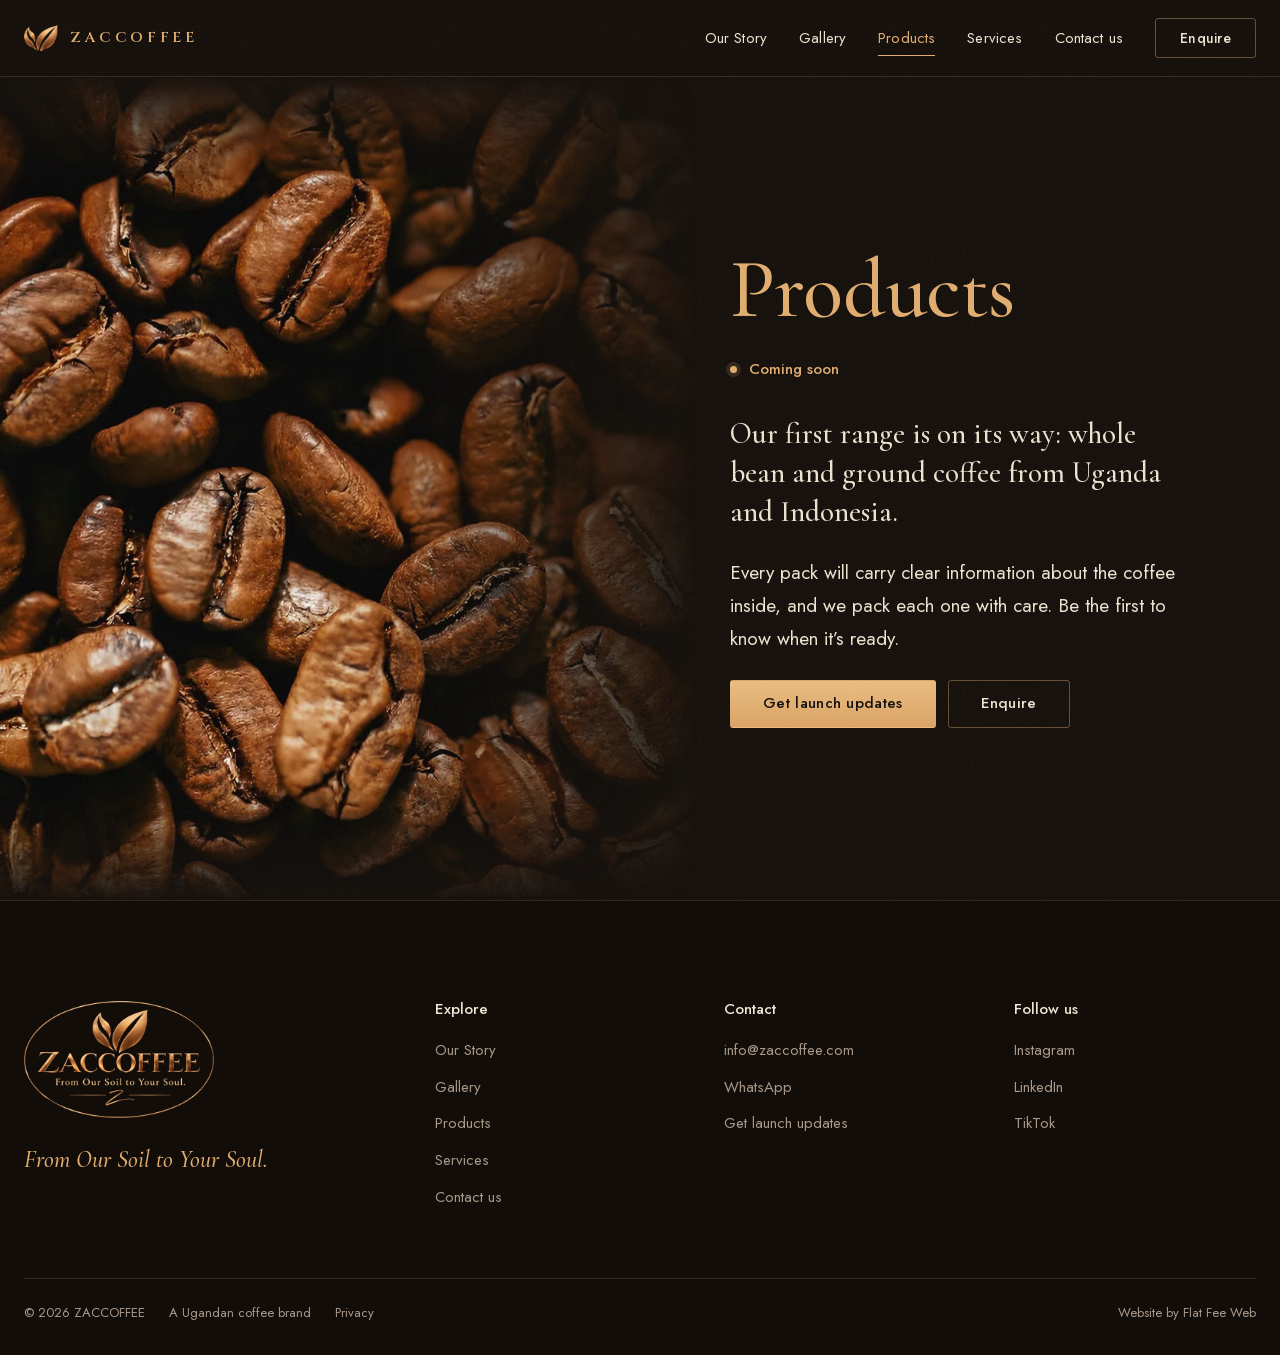
<file: products/index.html>
<!doctype html>
<html lang="en" data-static>
<head>
  <meta charset="utf-8">
  <meta name="viewport" content="width=device-width, initial-scale=1, viewport-fit=cover">
  <script>document.documentElement.classList.add("js");</script>
  <title>Products — ZACCOFFEE</title>
  <meta name="description" content="Products — ZACCOFFEE, a Ugandan coffee brand. From Our Soil to Your Soul.">
  <meta name="robots" content="noindex">
  <meta name="theme-color" content="#120d09">
  <link rel="icon" type="image/png" sizes="32x32" href="../assets/img/favicon-32.png">
  <link rel="icon" type="image/png" sizes="48x48" href="../assets/img/favicon-48.png">
  <link rel="apple-touch-icon" href="../assets/img/apple-touch-icon.png">
  <link rel="preload" href="../assets/fonts/cormorant-garamond-normal-latin.woff2" as="font" type="font/woff2" crossorigin>
  <link rel="preload" href="../assets/fonts/jost-normal-latin.woff2" as="font" type="font/woff2" crossorigin>
  <link rel="preload" href="../assets/fonts/cinzel-latin.woff2" as="font" type="font/woff2" crossorigin>
  <link rel="stylesheet" href="../assets/css/main.css?v=20261103e">
  <meta property="og:type" content="website">
  <meta property="og:site_name" content="ZACCOFFEE">
  <meta property="og:title" content="Products — ZACCOFFEE">
  <meta property="og:description" content="Products — ZACCOFFEE, a Ugandan coffee brand. From Our Soil to Your Soul.">
  <meta property="og:image" content="https://fer-fer-code.github.io/zaccoffee/assets/img/og-image.jpg">
  <meta property="og:image:width" content="1200">
  <meta property="og:image:height" content="630">
  <meta name="twitter:card" content="summary_large_image">
  <script src="../assets/js/site.js?v=20261103e" defer></script>
</head>
<body class="page">
  <header class="site-head site-head--solid">
    <a class="site-head__brand" href="../#start"><img src="../assets/img/logo-mark.webp" width="192" height="192" alt="">ZACCOFFEE</a>
    <nav class="site-head__nav" aria-label="Main">
      <a href="../about/">Our Story</a>
      <a href="../gallery/">Gallery</a>
      <a href="../products/" aria-current="page">Products</a>
      <a href="../services/">Services</a>
      <a href="../contact/">Contact us</a>
    </nav>
    <a class="btn btn--line btn--small site-head__cta" href="mailto:info@zaccoffee.com?subject=Enquiry">Enquire</a>
    <button class="site-head__menu" type="button" aria-haspopup="dialog" aria-controls="menu" aria-expanded="false"><svg viewBox="0 0 24 24" fill="none" stroke="currentColor" stroke-width="1.5" stroke-linecap="round" aria-hidden="true"><path d="M3 9h18M3 15h18"/></svg>Menu</button>
  </header>

  <dialog class="menu" id="menu" aria-label="Menu">
    <div class="menu__top">
      <a class="site-head__brand" href="../#start"><img src="../assets/img/logo-mark.webp" width="192" height="192" alt="">ZACCOFFEE</a>
      <button class="btn btn--ghost btn--small menu__close" type="button"><svg viewBox="0 0 24 24" fill="none" stroke="currentColor" stroke-width="1.5" stroke-linecap="round" aria-hidden="true"><path d="M6 6l12 12M18 6L6 18"/></svg>Close</button>
    </div>
    <nav class="menu__nav" aria-label="Main">
      <ul>
        <li><a href="../about/">Our Story</a></li>
        <li><a href="../gallery/">Gallery</a></li>
        <li><a href="../products/" aria-current="page">Products</a></li>
        <li><a href="../services/">Services</a></li>
        <li><a href="../contact/">Contact us</a></li>
      </ul>
    </nav>
    <div class="menu__foot">
      <a class="btn btn--gold" href="mailto:info@zaccoffee.com?subject=Enquiry">Enquire</a>
      <a href="mailto:info@zaccoffee.com">info@zaccoffee.com</a>
      <a href="https://wa.me/256759964454" target="_blank" rel="noopener">WhatsApp</a>
      <div class="menu__social"><a href="https://www.instagram.com/zaccoffee.ltd/" target="_blank" rel="noopener">Instagram</a><a href="https://www.linkedin.com/company/zaccoffee/" target="_blank" rel="noopener">LinkedIn</a><a href="https://www.tiktok.com/@zaccoffee.ltd" target="_blank" rel="noopener">TikTok</a></div>
    </div>
  </dialog>
  <main class="split">
    <div class="split__media" aria-hidden="true">
      <img class="still" src="../assets/img/photos/roasted-beans-md.webp" srcset="../assets/img/photos/roasted-beans-sm.webp 600w, ../assets/img/photos/roasted-beans-md.webp 1000w, ../assets/img/photos/roasted-beans-lg.webp 1600w" sizes="(min-width: 900px) and (min-aspect-ratio: 1/1) 55vw, 100vw" width="1000" height="1311" alt="" decoding="async">
    </div>
    <section class="page-body">
      <h1 class="page-title">Products</h1>
      <p class="status">Coming soon</p>
      <p class="opening">Our first range is on its way: whole bean and ground coffee from Uganda and Indonesia.</p>
      <p class="lead">Every pack will carry clear information about the coffee inside, and we pack each one with care. Be the first to know when it’s ready.</p>
      <div class="actions">
        <a class="btn btn--gold" href="../updates/" data-signup>Get launch updates</a>
        <a class="btn btn--line" href="mailto:info@zaccoffee.com?subject=Enquiry">Enquire</a>
      </div>
    </section>
  </main>

  <footer class="site-foot">
    <div class="container site-foot__top">
      <div>
        <a class="site-foot__logo" href="../#start"><img src="../assets/img/logo-gold-520.webp" width="520" height="320" alt="ZACCOFFEE — home"></a>
        <p class="slogan">From Our Soil to Your Soul.</p>
      </div>
      <nav aria-labelledby="foot-explore">
        <h2 id="foot-explore">Explore</h2>
        <ul>
          <li><a href="../about/">Our Story</a></li>
          <li><a href="../gallery/">Gallery</a></li>
          <li><a href="../products/">Products</a></li>
          <li><a href="../services/">Services</a></li>
          <li><a href="../contact/">Contact us</a></li>
        </ul>
      </nav>
      <div>
        <h2>Contact</h2>
        <ul>
          <li><a href="mailto:info@zaccoffee.com">info@zaccoffee.com</a></li>
          <li><a href="https://wa.me/256759964454" target="_blank" rel="noopener">WhatsApp</a></li>
          <li><a href="../updates/" data-signup>Get launch updates</a></li>
        </ul>
      </div>
      <div>
        <h2>Follow us</h2>
        <ul>
          <li><a href="https://www.instagram.com/zaccoffee.ltd/" target="_blank" rel="noopener">Instagram</a></li>
          <li><a href="https://www.linkedin.com/company/zaccoffee/" target="_blank" rel="noopener">LinkedIn</a></li>
          <li><a href="https://www.tiktok.com/@zaccoffee.ltd" target="_blank" rel="noopener">TikTok</a></li>
        </ul>
      </div>
    </div>
    <div class="container site-foot__bottom">
      <span>© 2026 ZACCOFFEE</span>
      <span>A Ugandan coffee brand</span>
      <a class="site-foot__legal" href="../privacy/">Privacy</a>
      <a class="site-foot__maker" href="https://flatfeeweb.com/" target="_blank" rel="noopener nofollow">Website by Flat Fee Web</a>
    </div>
  </footer>

  <dialog class="signup-dialog" id="signup" aria-labelledby="signup-title">
    <button class="btn btn--ghost btn--small signup-dialog__close" type="button"><svg viewBox="0 0 24 24" fill="none" stroke="currentColor" stroke-width="1.5" stroke-linecap="round" aria-hidden="true"><path d="M6 6l12 12M18 6L6 18"/></svg>Close</button>
    <h2 class="signup-dialog__title" id="signup-title">Get launch updates</h2>
    <p class="signup-dialog__lead">Be the first to know when ZACCOFFEE launches.</p>
    <form class="form signup-form" action="../updates/" method="post" data-form>
          <label class="form__field"><span class="form__label">Email address</span>
            <input type="email" name="email" autocomplete="email" maxlength="120" required></label>
          <label class="form__field"><span class="form__label">First name <span class="form__optional">optional</span></span>
            <input type="text" name="first_name" autocomplete="given-name" maxlength="60"></label>
          <div class="form__trap" aria-hidden="true"><label>Website <input type="text" name="website" tabindex="-1" autocomplete="off"></label></div>
          <input type="hidden" name="token" value="1793713555.3789bc068e72f1b84825098bfe3dce93ea08e3758c4c0fcbf4be6c4e14ddde73">
          <button class="btn btn--gold" type="submit">Notify me</button>
          <p class="form__note">We’ll only use your email to tell you about the launch. <a href="../privacy/">Privacy</a></p>
          <p class="form__status" role="status" aria-live="polite"></p>
        </form>
  </dialog>
</body>
</html>
</file>
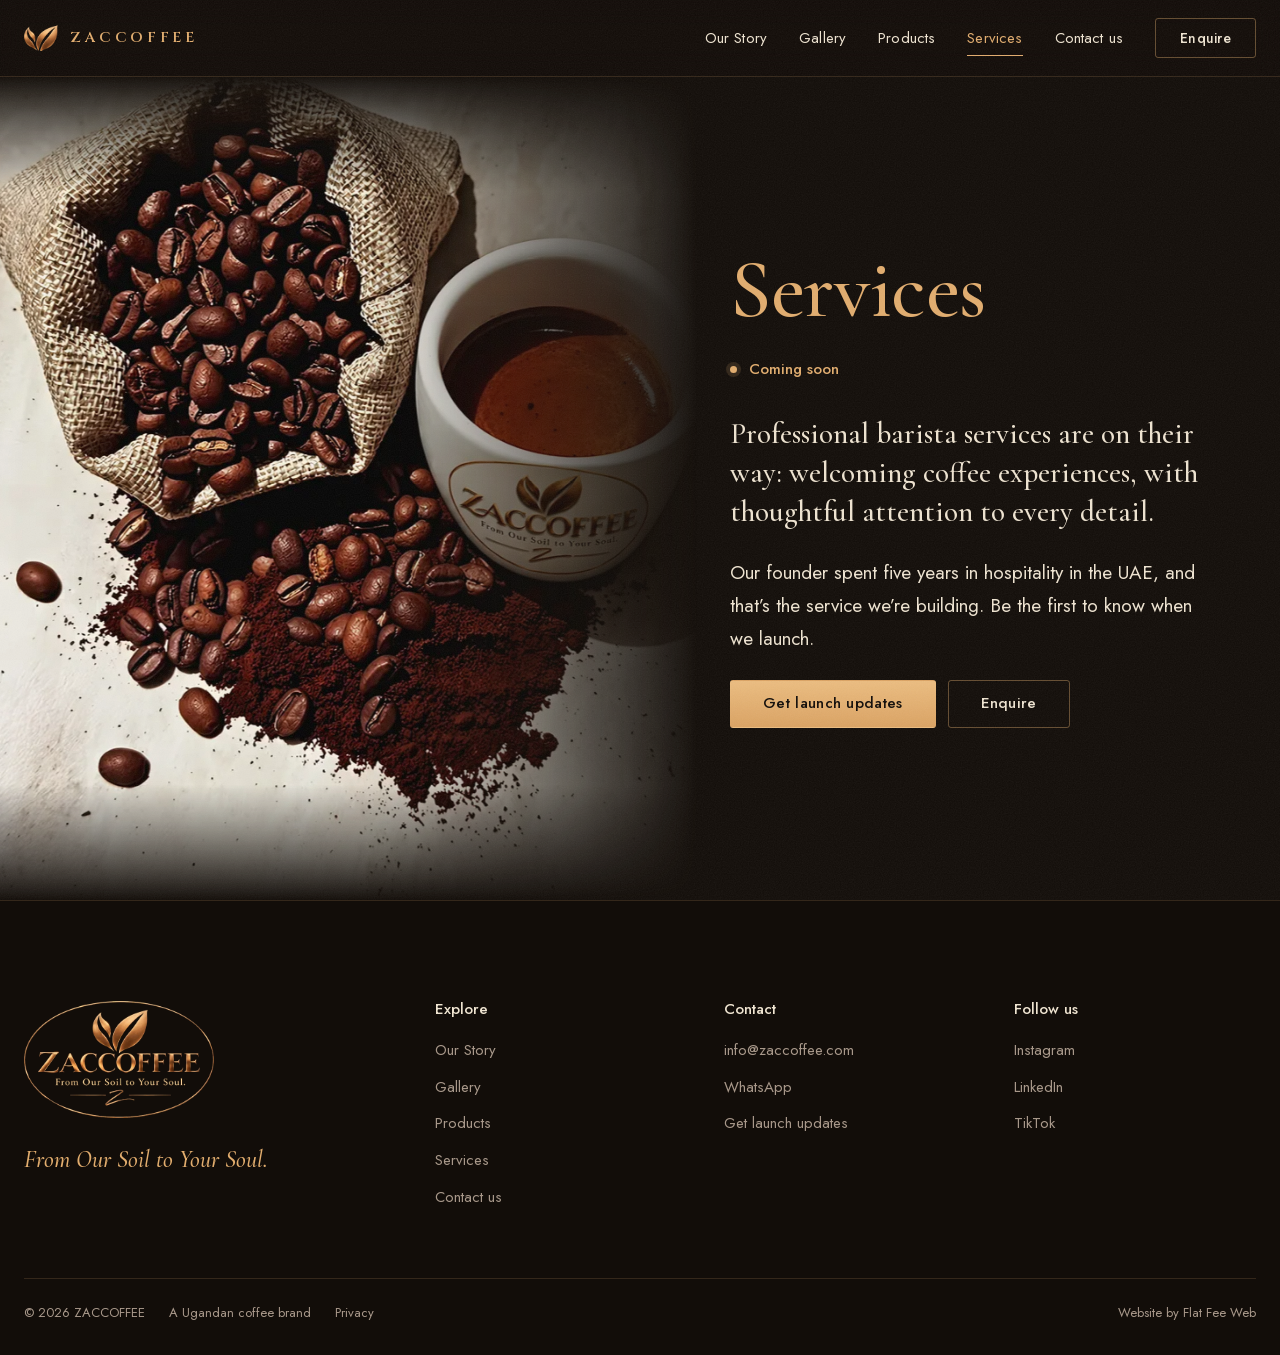
<file: services/index.html>
<!doctype html>
<html lang="en" data-static>
<head>
  <meta charset="utf-8">
  <meta name="viewport" content="width=device-width, initial-scale=1, viewport-fit=cover">
  <script>document.documentElement.classList.add("js");</script>
  <title>Services — ZACCOFFEE</title>
  <meta name="description" content="Services — ZACCOFFEE, a Ugandan coffee brand. From Our Soil to Your Soul.">
  <meta name="robots" content="noindex">
  <meta name="theme-color" content="#120d09">
  <link rel="icon" type="image/png" sizes="32x32" href="../assets/img/favicon-32.png">
  <link rel="icon" type="image/png" sizes="48x48" href="../assets/img/favicon-48.png">
  <link rel="apple-touch-icon" href="../assets/img/apple-touch-icon.png">
  <link rel="preload" href="../assets/fonts/cormorant-garamond-normal-latin.woff2" as="font" type="font/woff2" crossorigin>
  <link rel="preload" href="../assets/fonts/jost-normal-latin.woff2" as="font" type="font/woff2" crossorigin>
  <link rel="preload" href="../assets/fonts/cinzel-latin.woff2" as="font" type="font/woff2" crossorigin>
  <link rel="stylesheet" href="../assets/css/main.css?v=20261103e">
  <meta property="og:type" content="website">
  <meta property="og:site_name" content="ZACCOFFEE">
  <meta property="og:title" content="Services — ZACCOFFEE">
  <meta property="og:description" content="Services — ZACCOFFEE, a Ugandan coffee brand. From Our Soil to Your Soul.">
  <meta property="og:image" content="https://fer-fer-code.github.io/zaccoffee/assets/img/og-image.jpg">
  <meta property="og:image:width" content="1200">
  <meta property="og:image:height" content="630">
  <meta name="twitter:card" content="summary_large_image">
  <script src="../assets/js/site.js?v=20261103e" defer></script>
</head>
<body class="page">
  <header class="site-head site-head--solid">
    <a class="site-head__brand" href="../#start"><img src="../assets/img/logo-mark.webp" width="192" height="192" alt="">ZACCOFFEE</a>
    <nav class="site-head__nav" aria-label="Main">
      <a href="../about/">Our Story</a>
      <a href="../gallery/">Gallery</a>
      <a href="../products/">Products</a>
      <a href="../services/" aria-current="page">Services</a>
      <a href="../contact/">Contact us</a>
    </nav>
    <a class="btn btn--line btn--small site-head__cta" href="mailto:info@zaccoffee.com?subject=Enquiry">Enquire</a>
    <button class="site-head__menu" type="button" aria-haspopup="dialog" aria-controls="menu" aria-expanded="false"><svg viewBox="0 0 24 24" fill="none" stroke="currentColor" stroke-width="1.5" stroke-linecap="round" aria-hidden="true"><path d="M3 9h18M3 15h18"/></svg>Menu</button>
  </header>

  <dialog class="menu" id="menu" aria-label="Menu">
    <div class="menu__top">
      <a class="site-head__brand" href="../#start"><img src="../assets/img/logo-mark.webp" width="192" height="192" alt="">ZACCOFFEE</a>
      <button class="btn btn--ghost btn--small menu__close" type="button"><svg viewBox="0 0 24 24" fill="none" stroke="currentColor" stroke-width="1.5" stroke-linecap="round" aria-hidden="true"><path d="M6 6l12 12M18 6L6 18"/></svg>Close</button>
    </div>
    <nav class="menu__nav" aria-label="Main">
      <ul>
        <li><a href="../about/">Our Story</a></li>
        <li><a href="../gallery/">Gallery</a></li>
        <li><a href="../products/">Products</a></li>
        <li><a href="../services/" aria-current="page">Services</a></li>
        <li><a href="../contact/">Contact us</a></li>
      </ul>
    </nav>
    <div class="menu__foot">
      <a class="btn btn--gold" href="mailto:info@zaccoffee.com?subject=Enquiry">Enquire</a>
      <a href="mailto:info@zaccoffee.com">info@zaccoffee.com</a>
      <a href="https://wa.me/256759964454" target="_blank" rel="noopener">WhatsApp</a>
      <div class="menu__social"><a href="https://www.instagram.com/zaccoffee.ltd/" target="_blank" rel="noopener">Instagram</a><a href="https://www.linkedin.com/company/zaccoffee/" target="_blank" rel="noopener">LinkedIn</a><a href="https://www.tiktok.com/@zaccoffee.ltd" target="_blank" rel="noopener">TikTok</a></div>
    </div>
  </dialog>
  <main class="split">
    <div class="split__media" aria-hidden="true">
      <img class="still" src="../assets/img/photos/sack-espresso-md.webp" srcset="../assets/img/photos/sack-espresso-sm.webp 600w, ../assets/img/photos/sack-espresso-md.webp 1000w, ../assets/img/photos/sack-espresso-lg.webp 1600w" sizes="(min-width: 900px) and (min-aspect-ratio: 1/1) 55vw, 100vw" width="1000" height="1033" alt="" decoding="async">
    </div>
    <section class="page-body">
      <h1 class="page-title">Services</h1>
      <p class="status">Coming soon</p>
      <p class="opening">Professional barista services are on their way: welcoming coffee experiences, with thoughtful attention to every detail.</p>
      <p class="lead">Our founder spent five years in hospitality in the UAE, and that’s the service we’re building. Be the first to know when we launch.</p>
      <div class="actions">
        <a class="btn btn--gold" href="../updates/" data-signup>Get launch updates</a>
        <a class="btn btn--line" href="mailto:info@zaccoffee.com?subject=Enquiry">Enquire</a>
      </div>
    </section>
  </main>

  <footer class="site-foot">
    <div class="container site-foot__top">
      <div>
        <a class="site-foot__logo" href="../#start"><img src="../assets/img/logo-gold-520.webp" width="520" height="320" alt="ZACCOFFEE — home"></a>
        <p class="slogan">From Our Soil to Your Soul.</p>
      </div>
      <nav aria-labelledby="foot-explore">
        <h2 id="foot-explore">Explore</h2>
        <ul>
          <li><a href="../about/">Our Story</a></li>
          <li><a href="../gallery/">Gallery</a></li>
          <li><a href="../products/">Products</a></li>
          <li><a href="../services/">Services</a></li>
          <li><a href="../contact/">Contact us</a></li>
        </ul>
      </nav>
      <div>
        <h2>Contact</h2>
        <ul>
          <li><a href="mailto:info@zaccoffee.com">info@zaccoffee.com</a></li>
          <li><a href="https://wa.me/256759964454" target="_blank" rel="noopener">WhatsApp</a></li>
          <li><a href="../updates/" data-signup>Get launch updates</a></li>
        </ul>
      </div>
      <div>
        <h2>Follow us</h2>
        <ul>
          <li><a href="https://www.instagram.com/zaccoffee.ltd/" target="_blank" rel="noopener">Instagram</a></li>
          <li><a href="https://www.linkedin.com/company/zaccoffee/" target="_blank" rel="noopener">LinkedIn</a></li>
          <li><a href="https://www.tiktok.com/@zaccoffee.ltd" target="_blank" rel="noopener">TikTok</a></li>
        </ul>
      </div>
    </div>
    <div class="container site-foot__bottom">
      <span>© 2026 ZACCOFFEE</span>
      <span>A Ugandan coffee brand</span>
      <a class="site-foot__legal" href="../privacy/">Privacy</a>
      <a class="site-foot__maker" href="https://flatfeeweb.com/" target="_blank" rel="noopener nofollow">Website by Flat Fee Web</a>
    </div>
  </footer>

  <dialog class="signup-dialog" id="signup" aria-labelledby="signup-title">
    <button class="btn btn--ghost btn--small signup-dialog__close" type="button"><svg viewBox="0 0 24 24" fill="none" stroke="currentColor" stroke-width="1.5" stroke-linecap="round" aria-hidden="true"><path d="M6 6l12 12M18 6L6 18"/></svg>Close</button>
    <h2 class="signup-dialog__title" id="signup-title">Get launch updates</h2>
    <p class="signup-dialog__lead">Be the first to know when ZACCOFFEE launches.</p>
    <form class="form signup-form" action="../updates/" method="post" data-form>
          <label class="form__field"><span class="form__label">Email address</span>
            <input type="email" name="email" autocomplete="email" maxlength="120" required></label>
          <label class="form__field"><span class="form__label">First name <span class="form__optional">optional</span></span>
            <input type="text" name="first_name" autocomplete="given-name" maxlength="60"></label>
          <div class="form__trap" aria-hidden="true"><label>Website <input type="text" name="website" tabindex="-1" autocomplete="off"></label></div>
          <input type="hidden" name="token" value="1793713555.3789bc068e72f1b84825098bfe3dce93ea08e3758c4c0fcbf4be6c4e14ddde73">
          <button class="btn btn--gold" type="submit">Notify me</button>
          <p class="form__note">We’ll only use your email to tell you about the launch. <a href="../privacy/">Privacy</a></p>
          <p class="form__status" role="status" aria-live="polite"></p>
        </form>
  </dialog>
</body>
</html>
</file>
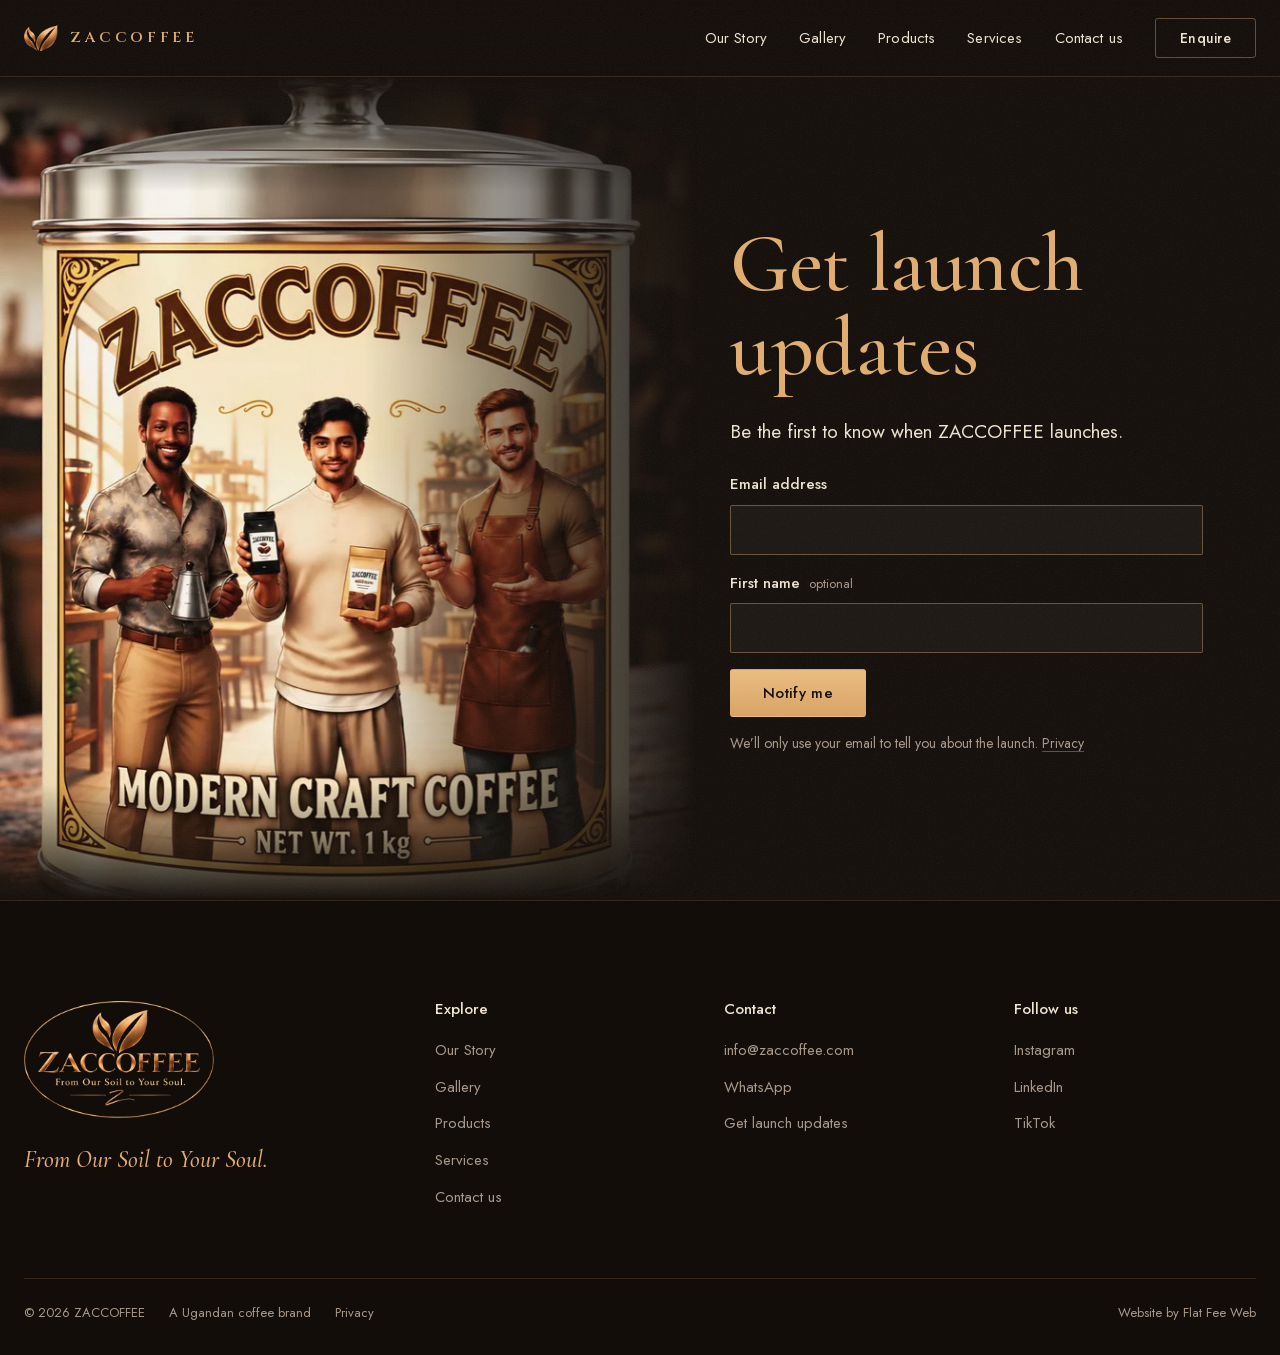
<file: updates/index.html>
<!doctype html>
<html lang="en" data-static>
<head>
  <meta charset="utf-8">
  <meta name="viewport" content="width=device-width, initial-scale=1, viewport-fit=cover">
  <script>document.documentElement.classList.add("js");</script>
  <title>Get launch updates — ZACCOFFEE</title>
  <meta name="description" content="Be the first to know when ZACCOFFEE launches.">
  <meta name="robots" content="noindex">
  <meta name="theme-color" content="#120d09">
  <link rel="icon" type="image/png" sizes="32x32" href="../assets/img/favicon-32.png">
  <link rel="icon" type="image/png" sizes="48x48" href="../assets/img/favicon-48.png">
  <link rel="apple-touch-icon" href="../assets/img/apple-touch-icon.png">
  <link rel="preload" href="../assets/fonts/cormorant-garamond-normal-latin.woff2" as="font" type="font/woff2" crossorigin>
  <link rel="preload" href="../assets/fonts/jost-normal-latin.woff2" as="font" type="font/woff2" crossorigin>
  <link rel="preload" href="../assets/fonts/cinzel-latin.woff2" as="font" type="font/woff2" crossorigin>
  <link rel="stylesheet" href="../assets/css/main.css?v=20261103e">
  <meta property="og:type" content="website">
  <meta property="og:site_name" content="ZACCOFFEE">
  <meta property="og:title" content="Get launch updates — ZACCOFFEE">
  <meta property="og:description" content="Be the first to know when ZACCOFFEE launches.">
  <meta property="og:image" content="https://fer-fer-code.github.io/zaccoffee/assets/img/og-image.jpg">
  <meta property="og:image:width" content="1200">
  <meta property="og:image:height" content="630">
  <meta name="twitter:card" content="summary_large_image">
  <script src="../assets/js/site.js?v=20261103e" defer></script>
</head>
<body class="page">
  <header class="site-head site-head--solid">
    <a class="site-head__brand" href="../#start"><img src="../assets/img/logo-mark.webp" width="192" height="192" alt="">ZACCOFFEE</a>
    <nav class="site-head__nav" aria-label="Main">
      <a href="../about/">Our Story</a>
      <a href="../gallery/">Gallery</a>
      <a href="../products/">Products</a>
      <a href="../services/">Services</a>
      <a href="../contact/">Contact us</a>
    </nav>
    <a class="btn btn--line btn--small site-head__cta" href="mailto:info@zaccoffee.com?subject=Enquiry">Enquire</a>
    <button class="site-head__menu" type="button" aria-haspopup="dialog" aria-controls="menu" aria-expanded="false"><svg viewBox="0 0 24 24" fill="none" stroke="currentColor" stroke-width="1.5" stroke-linecap="round" aria-hidden="true"><path d="M3 9h18M3 15h18"/></svg>Menu</button>
  </header>

  <dialog class="menu" id="menu" aria-label="Menu">
    <div class="menu__top">
      <a class="site-head__brand" href="../#start"><img src="../assets/img/logo-mark.webp" width="192" height="192" alt="">ZACCOFFEE</a>
      <button class="btn btn--ghost btn--small menu__close" type="button"><svg viewBox="0 0 24 24" fill="none" stroke="currentColor" stroke-width="1.5" stroke-linecap="round" aria-hidden="true"><path d="M6 6l12 12M18 6L6 18"/></svg>Close</button>
    </div>
    <nav class="menu__nav" aria-label="Main">
      <ul>
        <li><a href="../about/">Our Story</a></li>
        <li><a href="../gallery/">Gallery</a></li>
        <li><a href="../products/">Products</a></li>
        <li><a href="../services/">Services</a></li>
        <li><a href="../contact/">Contact us</a></li>
      </ul>
    </nav>
    <div class="menu__foot">
      <a class="btn btn--gold" href="mailto:info@zaccoffee.com?subject=Enquiry">Enquire</a>
      <a href="mailto:info@zaccoffee.com">info@zaccoffee.com</a>
      <a href="https://wa.me/256759964454" target="_blank" rel="noopener">WhatsApp</a>
      <div class="menu__social"><a href="https://www.instagram.com/zaccoffee.ltd/" target="_blank" rel="noopener">Instagram</a><a href="https://www.linkedin.com/company/zaccoffee/" target="_blank" rel="noopener">LinkedIn</a><a href="https://www.tiktok.com/@zaccoffee.ltd" target="_blank" rel="noopener">TikTok</a></div>
    </div>
  </dialog>
  <main class="split">
    <div class="split__media" aria-hidden="true">
      <img class="still" src="../assets/img/photos/modern-craft-tin-md.webp" srcset="../assets/img/photos/modern-craft-tin-sm.webp 600w, ../assets/img/photos/modern-craft-tin-md.webp 1000w, ../assets/img/photos/modern-craft-tin-lg.webp 1600w" sizes="(min-width: 900px) and (min-aspect-ratio: 1/1) 55vw, 100vw" width="1000" height="952" alt="" decoding="async">
    </div>
    <section class="page-body">
      <h1 class="page-title">Get launch updates</h1>
      <p class="lead">Be the first to know when ZACCOFFEE launches.</p>
      <form class="form signup-form" action="../updates/" method="post" data-form>
          <label class="form__field"><span class="form__label">Email address</span>
            <input type="email" name="email" autocomplete="email" maxlength="120" required></label>
          <label class="form__field"><span class="form__label">First name <span class="form__optional">optional</span></span>
            <input type="text" name="first_name" autocomplete="given-name" maxlength="60"></label>
          <div class="form__trap" aria-hidden="true"><label>Website <input type="text" name="website" tabindex="-1" autocomplete="off"></label></div>
          <input type="hidden" name="token" value="1793713555.3789bc068e72f1b84825098bfe3dce93ea08e3758c4c0fcbf4be6c4e14ddde73">
          <button class="btn btn--gold" type="submit">Notify me</button>
          <p class="form__note">We’ll only use your email to tell you about the launch. <a href="../privacy/">Privacy</a></p>
          <p class="form__status" role="status" aria-live="polite"></p>
        </form>
    </section>
  </main>

  <footer class="site-foot">
    <div class="container site-foot__top">
      <div>
        <a class="site-foot__logo" href="../#start"><img src="../assets/img/logo-gold-520.webp" width="520" height="320" alt="ZACCOFFEE — home"></a>
        <p class="slogan">From Our Soil to Your Soul.</p>
      </div>
      <nav aria-labelledby="foot-explore">
        <h2 id="foot-explore">Explore</h2>
        <ul>
          <li><a href="../about/">Our Story</a></li>
          <li><a href="../gallery/">Gallery</a></li>
          <li><a href="../products/">Products</a></li>
          <li><a href="../services/">Services</a></li>
          <li><a href="../contact/">Contact us</a></li>
        </ul>
      </nav>
      <div>
        <h2>Contact</h2>
        <ul>
          <li><a href="mailto:info@zaccoffee.com">info@zaccoffee.com</a></li>
          <li><a href="https://wa.me/256759964454" target="_blank" rel="noopener">WhatsApp</a></li>
          <li><a href="../updates/" data-signup>Get launch updates</a></li>
        </ul>
      </div>
      <div>
        <h2>Follow us</h2>
        <ul>
          <li><a href="https://www.instagram.com/zaccoffee.ltd/" target="_blank" rel="noopener">Instagram</a></li>
          <li><a href="https://www.linkedin.com/company/zaccoffee/" target="_blank" rel="noopener">LinkedIn</a></li>
          <li><a href="https://www.tiktok.com/@zaccoffee.ltd" target="_blank" rel="noopener">TikTok</a></li>
        </ul>
      </div>
    </div>
    <div class="container site-foot__bottom">
      <span>© 2026 ZACCOFFEE</span>
      <span>A Ugandan coffee brand</span>
      <a class="site-foot__legal" href="../privacy/">Privacy</a>
      <a class="site-foot__maker" href="https://flatfeeweb.com/" target="_blank" rel="noopener nofollow">Website by Flat Fee Web</a>
    </div>
  </footer>

  <dialog class="signup-dialog" id="signup" aria-labelledby="signup-title">
    <button class="btn btn--ghost btn--small signup-dialog__close" type="button"><svg viewBox="0 0 24 24" fill="none" stroke="currentColor" stroke-width="1.5" stroke-linecap="round" aria-hidden="true"><path d="M6 6l12 12M18 6L6 18"/></svg>Close</button>
    <h2 class="signup-dialog__title" id="signup-title">Get launch updates</h2>
    <p class="signup-dialog__lead">Be the first to know when ZACCOFFEE launches.</p>
    <form class="form signup-form" action="../updates/" method="post" data-form>
          <label class="form__field"><span class="form__label">Email address</span>
            <input type="email" name="email" autocomplete="email" maxlength="120" required></label>
          <label class="form__field"><span class="form__label">First name <span class="form__optional">optional</span></span>
            <input type="text" name="first_name" autocomplete="given-name" maxlength="60"></label>
          <div class="form__trap" aria-hidden="true"><label>Website <input type="text" name="website" tabindex="-1" autocomplete="off"></label></div>
          <input type="hidden" name="token" value="1793713555.3789bc068e72f1b84825098bfe3dce93ea08e3758c4c0fcbf4be6c4e14ddde73">
          <button class="btn btn--gold" type="submit">Notify me</button>
          <p class="form__note">We’ll only use your email to tell you about the launch. <a href="../privacy/">Privacy</a></p>
          <p class="form__status" role="status" aria-live="polite"></p>
        </form>
  </dialog>
</body>
</html>
</file>
<file: assets/css/main.css>
/* ZACCOFFEE — main stylesheet
 *
 * One dark world from the first frame to the footer: espresso ground, crema text, the gold of the logo.
 * The page never switches between light and dark; photos and the film dissolve into the ground instead.
 * Type: Cormorant Garamond (upright, headings), Jost (text and controls). Italic only for the slogan,
 * Cinzel only for the ZACCOFFEE wordmark. */

@font-face {
  font-family: "Cormorant Garamond";
  src: url("../fonts/cormorant-garamond-normal-latin.woff2") format("woff2");
  font-weight: 500 600;
  font-style: normal;
  font-display: block;
  unicode-range: U+0000-00FF, U+0131, U+0152-0153, U+02BB-02BC, U+02C6, U+02DA, U+02DC, U+0304, U+0308, U+0329, U+2000-206F, U+20AC, U+2122, U+2191, U+2193, U+2212, U+2215, U+FEFF, U+FFFD;
}

@font-face {
  font-family: "Cormorant Garamond";
  src: url("../fonts/cormorant-garamond-italic-latin.woff2") format("woff2");
  font-weight: 500 600;
  font-style: italic;
  font-display: block;
  unicode-range: U+0000-00FF, U+0131, U+0152-0153, U+02BB-02BC, U+02C6, U+02DA, U+02DC, U+0304, U+0308, U+0329, U+2000-206F, U+20AC, U+2122, U+2191, U+2193, U+2212, U+2215, U+FEFF, U+FFFD;
}

@font-face {
  font-family: "Jost";
  src: url("../fonts/jost-normal-latin.woff2") format("woff2");
  font-weight: 400 500;
  font-style: normal;
  font-display: swap;
  unicode-range: U+0000-00FF, U+0131, U+0152-0153, U+02BB-02BC, U+02C6, U+02DA, U+02DC, U+0304, U+0308, U+0329, U+2000-206F, U+20AC, U+2122, U+2191, U+2193, U+2212, U+2215, U+FEFF, U+FFFD;
}

@font-face {
  font-family: "Cinzel";
  src: url("../fonts/cinzel-latin.woff2") format("woff2");
  font-weight: 400 600;
  font-style: normal;
  font-display: block;
  unicode-range: U+0000-00FF, U+0131, U+0152-0153, U+02BB-02BC, U+02C6, U+02DA, U+02DC, U+0304, U+0308, U+0329, U+2000-206F, U+20AC, U+2122, U+2191, U+2193, U+2212, U+2215, U+FEFF, U+FFFD;
}

:root {
  --espresso: #120d09; /* the ground of every page: the dark brown behind the logo */
  --roast: #1c1510;    /* raised surfaces */
  --crema: #efe4d1;    /* text */
  --husk: #a8988a;     /* quiet text */
  --gold: #e2ad6e;     /* headings, accents: from the logo */
  --cognac: #b06e3c;   /* lines, small accents */
  --line: rgba(226, 173, 110, 0.16);
  --line-strong: rgba(226, 173, 110, 0.4);

  --serif: "Cormorant Garamond", "Cormorant", Garamond, "Times New Roman", serif;
  --sans: "Jost", "Futura", "Avenir Next", "Segoe UI", system-ui, sans-serif;
  --wordmark: "Cinzel", "Trajan Pro", Georgia, serif;

  --ease: cubic-bezier(0.22, 1, 0.36, 1);
  --head-h: 76px;
  --page: 1240px;
  --gutter: 24px;

  --s-1: 4px;
  --s-2: 8px;
  --s-3: 12px;
  --s-4: 16px;
  --s-5: 24px;
  --s-6: 32px;
  --s-7: 48px;
  --s-8: 64px;
  --s-9: 96px;
  --s-10: 128px;
}

@media (max-width: 1119px) {
  :root {
    --head-h: 64px;
  }
}

@media (max-width: 560px) {
  :root {
    --gutter: 20px;
  }
}

*,
*::before,
*::after {
  box-sizing: border-box;
}

html {
  -webkit-text-size-adjust: 100%;
  text-size-adjust: 100%;
  scroll-behavior: smooth;
  scroll-padding-top: var(--head-h);
  background: var(--espresso);
}

/* the ground is one flat colour, so the film and the photos can fade into it without a seam */
body {
  margin: 0;
  min-height: 100vh;
  min-height: 100svh;
  background: var(--espresso);
  color: var(--crema);
  font-family: var(--sans);
  font-size: 17px;
  font-weight: 400;
  line-height: 1.65;
  font-synthesis: none;
  -webkit-font-smoothing: antialiased;
  -moz-osx-font-smoothing: grayscale;
}

/* one film grain over the whole site, so photos, film and ground read as one material */
body::after {
  content: "";
  position: fixed;
  inset: 0;
  z-index: 50;
  pointer-events: none;
  opacity: 0.07;
  background: url("data:image/svg+xml,%3Csvg xmlns='http://www.w3.org/2000/svg' width='220' height='220'%3E%3Cfilter id='g'%3E%3CfeTurbulence type='fractalNoise' baseFrequency='.85' numOctaves='2' stitchTiles='stitch'/%3E%3CfeColorMatrix type='saturate' values='0'/%3E%3C/filter%3E%3Crect width='100%25' height='100%25' filter='url(%23g)'/%3E%3C/svg%3E");
}

img,
video {
  display: block;
  max-width: 100%;
}

[hidden] {
  display: none !important;
}

a {
  color: inherit;
}

::selection {
  background: rgba(226, 173, 110, 0.35);
  color: var(--crema);
}

:focus-visible {
  outline: 2px solid var(--gold);
  outline-offset: 4px;
}

.menu-open {
  overflow: hidden;
}

.container {
  width: min(var(--page), 100% - 2 * var(--gutter));
  margin-inline: auto;
}

/* ------------------------------------------------------------------ */
/* Type                                                                */
/* ------------------------------------------------------------------ */

.display,
.page-title,
.section-title {
  margin: 0;
  color: var(--gold);
  font-family: var(--serif);
  font-weight: 500;
  letter-spacing: -0.005em;
  text-wrap: balance;
}

.display {
  font-size: clamp(42px, 3.4vw + 22px, 76px);
  line-height: 1.06;
}

.page-title {
  font-size: clamp(52px, 4.6vw + 24px, 96px);
  line-height: 1.02;
}

.section-title {
  font-size: clamp(34px, 1.8vw + 22px, 52px);
  line-height: 1.1;
}

/* the slogan is the one place for italic */
.slogan {
  margin: 0;
  color: var(--gold);
  font-family: var(--serif);
  font-style: italic;
  font-weight: 500;
  font-size: clamp(28px, 1.2vw + 20px, 38px);
  line-height: 1.2;
}

.lead {
  max-width: 34em;
  margin: 0;
  color: var(--crema);
  font-size: clamp(17px, 0.3vw + 16px, 19px);
  line-height: 1.75;
  text-wrap: pretty;
}

.quiet {
  color: var(--husk);
}

/* ------------------------------------------------------------------ */
/* Buttons                                                             */
/* ------------------------------------------------------------------ */

.btn {
  display: inline-flex;
  align-items: center;
  justify-content: center;
  gap: var(--s-2);
  min-height: 48px;
  padding: 0 var(--s-6);
  border: 1px solid transparent;
  border-radius: 3px;
  font-family: var(--sans);
  font-size: 15px;
  font-weight: 500;
  line-height: 1;
  letter-spacing: 0.02em;
  text-decoration: none;
  white-space: nowrap;
  cursor: pointer;
  transition: background-color 0.25s ease, border-color 0.25s ease, color 0.25s ease, filter 0.25s ease;
}

.btn svg {
  width: 18px;
  height: 18px;
  flex: none;
}

.btn--gold {
  background: linear-gradient(180deg, #ecbd80 0%, #dba363 100%);
  color: var(--espresso);
}

.btn--gold:hover {
  filter: brightness(1.07);
}

.btn--line {
  border-color: var(--line-strong);
  background: transparent;
  color: var(--crema);
}

.btn--line:hover {
  border-color: var(--gold);
  color: var(--gold);
}

/* over the film (dark on the light start screen: .start__film) */
.btn--ghost {
  border-color: rgba(239, 228, 209, 0.32);
  background: rgba(18, 13, 9, 0.35);
  -webkit-backdrop-filter: blur(8px);
  backdrop-filter: blur(8px);
  color: var(--crema);
}

.btn--ghost:hover {
  border-color: var(--crema);
  background: rgba(18, 13, 9, 0.55);
}

.btn--small {
  min-height: 40px;
  padding: 0 var(--s-5);
  font-size: 14px;
}

.btn--icon {
  width: 48px;
  padding: 0;
}

.actions {
  display: flex;
  flex-wrap: wrap;
  gap: var(--s-3);
}

/* on phones every button runs the full width of the text column: one straight edge on both sides, on any phone */
@media (max-width: 560px) {
  .actions {
    flex-direction: column;
    align-items: stretch;
    width: 100%;
  }

  .form button[type="submit"] {
    width: 100%;
  }
}

/* ------------------------------------------------------------------ */
/* Header (every page)                                                 */
/* ------------------------------------------------------------------ */

.site-head {
  position: fixed;
  inset: 0 0 auto;
  z-index: 20;
  display: flex;
  align-items: center;
  gap: var(--s-6);
  height: var(--head-h);
  padding: 0 max(var(--gutter), env(safe-area-inset-right)) 0 max(var(--gutter), env(safe-area-inset-left));
  color: var(--crema);
  transition: background-color 0.45s ease, box-shadow 0.45s ease;
}

.site-head--over:not(.is-solid) {
  text-shadow: 0 1px 14px rgba(0, 0, 0, 0.55);
}

/* over the film the brand stays hidden: the big logo is right there */
.site-head--over:not(.is-solid) .site-head__brand {
  opacity: 0;
  pointer-events: none;
}

.site-head.is-solid,
.site-head--solid {
  background: rgba(18, 13, 9, 0.84);
  -webkit-backdrop-filter: blur(14px) saturate(1.2);
  backdrop-filter: blur(14px) saturate(1.2);
  box-shadow: 0 1px 0 var(--line);
}

.site-head__brand {
  display: inline-flex;
  align-items: center;
  min-height: 44px;
  gap: var(--s-3);
  margin-right: auto;
  color: var(--gold);
  font-family: var(--wordmark);
  font-size: 15px;
  font-weight: 600;
  letter-spacing: 0.24em;
  text-decoration: none;
  white-space: nowrap;
  transition: opacity 0.45s ease;
}

.site-head__brand img {
  width: 34px;
  height: 34px;
}

.site-head__nav {
  display: flex;
  gap: var(--s-6);
}

.site-head__nav a {
  position: relative;
  padding: var(--s-2) 0;
  font-size: 15px;
  font-weight: 400;
  letter-spacing: 0.01em;
  text-decoration: none;
  white-space: nowrap;
  transition: color 0.25s ease;
}

.site-head__nav a::after {
  content: "";
  position: absolute;
  left: 0;
  right: 0;
  bottom: 2px;
  height: 1px;
  background: var(--gold);
  transform: scaleX(0);
  transform-origin: left;
  transition: transform 0.35s var(--ease);
}

.site-head__nav a:hover,
.site-head__nav a[aria-current="page"] {
  color: var(--gold);
}

.site-head__nav a:hover::after,
.site-head__nav a[aria-current="page"]::after {
  transform: scaleX(1);
}

.site-head__menu {
  display: none;
  align-items: center;
  gap: var(--s-2);
  min-height: 44px;
  padding: 0;
  border: 0;
  background: none;
  color: inherit;
  font-family: var(--sans);
  font-size: 15px;
  font-weight: 500;
  cursor: pointer;
}

.site-head__menu svg {
  width: 22px;
  height: 22px;
}

/* the full menu needs ~1100 px; below that the menu button takes over */
@media (max-width: 1119px) {
  .site-head__nav,
  .site-head__cta {
    display: none;
  }

  .site-head__menu {
    display: inline-flex;
  }

  .site-head__brand {
    font-size: 13px;
  }

  .site-head__brand img {
    width: 30px;
    height: 30px;
  }
}

/* ------------------------------------------------------------------ */
/* Menu (narrow screens)                                               */
/* ------------------------------------------------------------------ */

.menu {
  width: 100vw;
  height: 100vh;
  height: 100dvh;
  max-width: none;
  max-height: none;
  margin: 0;
  padding: 0;
  border: 0;
  background:
    radial-gradient(90% 60% at 80% 20%, rgba(176, 110, 60, 0.22), transparent 70%),
    var(--espresso);
  color: var(--crema);
}

.menu[open] {
  display: flex;
  flex-direction: column;
  animation: fade 0.35s ease both;
}

.menu::backdrop {
  background: var(--espresso);
}

.menu__top {
  display: flex;
  align-items: center;
  justify-content: space-between;
  height: var(--head-h);
  padding: 0 var(--gutter);
}

.menu__nav {
  flex: 1;
  display: flex;
  align-items: center;
  padding: var(--s-5) var(--gutter);
}

.menu__nav ul {
  width: 100%;
  margin: 0;
  padding: 0;
  list-style: none;
}

.menu__nav a {
  display: block;
  padding: var(--s-2) 0;
  color: var(--crema);
  font-family: var(--serif);
  font-size: clamp(36px, 9vw, 52px);
  font-weight: 500;
  line-height: 1.15;
  text-decoration: none;
}

.menu__nav a:hover,
.menu__nav a[aria-current="page"] {
  color: var(--gold);
}

.menu__foot {
  display: grid;
  gap: var(--s-1);                /* the links are 44 px tall themselves */
  padding: var(--s-5) var(--gutter) max(var(--s-6), env(safe-area-inset-bottom));
  color: var(--husk);
  font-size: 15px;
}

.menu__foot a {
  text-decoration: none;
}

.menu__foot a:not(.btn) {
  display: inline-flex;
  align-items: center;
  min-height: 44px;
}

.menu__foot .btn {
  width: 100%;
  margin-bottom: var(--s-2);
}

.menu__social {
  display: flex;
  flex-wrap: wrap;
  gap: var(--s-2) var(--s-5);
}

/* ------------------------------------------------------------------ */
/* Intro: the film, then the logo video, full screen, over the start  */
/* ------------------------------------------------------------------ */

.intro {
  /* the logo video's light grey at its sides, top to bottom (tools/build_intro_menu.sh prints the stops; the start
     screen, .start, has the same) */
  --intro-light: linear-gradient(#ececec 3%, #f6f6f6 30%, #fafafa 55%, #fefefe 97%);
  display: none;
  position: fixed;
  inset: 0;
  z-index: 60;
  container-type: size;
  overflow: hidden;
  background: var(--espresso);
  color: var(--crema);
}

.intro[data-shape="tall"] {
  --intro-light: linear-gradient(#f9f9f9 3%, #fdfdfd 30%, #fefefe 97%);
}

/* the logo video fades in from espresso to its light grey, and the screen round it with it (home.js sets --light) */
.intro::before {
  content: "";
  position: absolute;
  inset: 0;
  background: var(--intro-light);
  opacity: var(--light, 0);
}

/* set before the first paint by the script in <head>; no page scrolling while the film plays */
.intro-on {
  overflow: hidden;
}

.intro-on .intro {
  display: block;
}

.intro.is-leaving {
  opacity: 0;
  pointer-events: none;
  transition: opacity 0.9s ease;
}

/* The videos are never cropped (the logo is their point): the largest box of their shape that fits — 16:9, or 9:16
   for the portrait cuts phones get — their edges melting into the screen round them. */
.intro__frame {
  position: absolute;
  top: 50%;
  left: 50%;
  width: 100%;
  aspect-ratio: 16 / 9;
  transform: translate(-50%, -50%);
  -webkit-mask-image: linear-gradient(to bottom, transparent 0, #000 4%, #000 96%, transparent 100%);
  mask-image: linear-gradient(to bottom, transparent 0, #000 4%, #000 96%, transparent 100%);
}

.intro[data-shape="tall"] .intro__frame {
  aspect-ratio: 9 / 16;
}

@supports (width: 1cqh) {
  .intro__frame {
    width: min(100cqw, 100cqh * 16 / 9);
  }

  .intro[data-shape="tall"] .intro__frame {
    width: min(100cqw, 100cqh * 9 / 16);
  }

  /* wider than the picture: the screen at the sides instead of top and bottom */
  @container (min-aspect-ratio: 16 / 9) {
    .intro__frame {
      -webkit-mask-image: linear-gradient(to right, transparent 0, #000 7%, #000 93%, transparent 100%);
      mask-image: linear-gradient(to right, transparent 0, #000 7%, #000 93%, transparent 100%);
    }
  }

  @container (min-aspect-ratio: 9 / 16) {
    .intro[data-shape="tall"] .intro__frame {
      -webkit-mask-image: linear-gradient(to right, transparent 0, #000 7%, #000 93%, transparent 100%);
      mask-image: linear-gradient(to right, transparent 0, #000 7%, #000 93%, transparent 100%);
    }
  }
}

/* the frame has the file's shape, so the picture fills it exactly */
.intro__film,
.intro__video {
  display: block;
  width: 100%;
  height: 100%;
  max-width: none;
  object-fit: fill;
}

/* first the film, then the logo video in its place */
.intro.is-film .intro__video,
.intro:not(.is-film) .intro__film {
  display: none;
}

.intro__ui {
  position: absolute;
  left: 0;
  right: 0;
  bottom: 0;
  display: flex;
  align-items: center;
  justify-content: space-between;
  gap: var(--s-3);
  padding:
    0
    max(var(--gutter), env(safe-area-inset-right))
    max(var(--s-5), env(safe-area-inset-bottom))
    max(var(--gutter), env(safe-area-inset-left));
}

/* the buttons: light over the film, dark once the logo video's grey is round them */
.intro.is-light .btn--ghost {
  border-color: rgba(18, 13, 9, 0.28);
  background: rgba(255, 255, 255, 0.45);
  color: var(--espresso);
}

.intro.is-light .btn--ghost:hover {
  border-color: var(--espresso);
  background: rgba(255, 255, 255, 0.75);
}

.intro.is-light :focus-visible {
  outline-color: var(--cognac);
}

.intro__sound .icon-on,
.intro__sound.is-on .icon-off {
  display: none;
}

.intro__sound.is-on .icon-on {
  display: block;
}

.intro__skip svg {
  margin-right: -4px;
}

/* a thin gold line along the bottom edge: how much of the video is left */
.intro__bar {
  position: absolute;
  left: 0;
  right: 0;
  bottom: 0;
  height: 2px;
  background: rgba(226, 173, 110, 0.15);
}

.intro__bar span {
  display: block;
  height: 100%;
  background: linear-gradient(90deg, var(--cognac), var(--gold));
  transform: scaleX(0);
  transform-origin: left center;
}

.visually-hidden {
  position: absolute !important;
  width: 1px;
  height: 1px;
  margin: -1px;
  padding: 0;
  overflow: hidden;
  clip: rect(0 0 0 0);
  white-space: nowrap;
  border: 0;
}

/* ------------------------------------------------------------------ */
/* Home: the client's start screen — the gold logo and its menu         */
/* ------------------------------------------------------------------ */

/* the light grey of the client's picture all round, also where the page bounces past its ends; no film grain on it */
html:has(> body.home) {
  background: #fafafa;
}

.home {
  background: #fafafa;
  color: var(--espresso);
}

.home::after {
  content: none;
}

/* One screen, nothing to scroll: the picture (the last frame of the client's logo video) as large as fits, never
   cropped, its edges melting into the same grey around it — the grey of its sides, top to bottom
   (tools/build_intro_menu.sh prints the stops). */
.start {
  position: relative;
  height: 100vh;
  height: 100dvh;
  container-type: size;
  overflow: hidden;
  background: linear-gradient(#ececec 3%, #f6f6f6 30%, #fafafa 55%, #fefefe 97%);
}

.start__frame {
  position: absolute;
  top: 50%;
  left: 50%;
  width: 100%;
  aspect-ratio: 16 / 9;
  transform: translate(-50%, -50%);
  -webkit-mask-image: linear-gradient(to bottom, transparent 0, #000 4%, #000 96%, transparent 100%);
  mask-image: linear-gradient(to bottom, transparent 0, #000 4%, #000 96%, transparent 100%);
}

.start__picture {
  display: block;
  width: 100%;
  height: 100%;
  max-width: none;
}

/* phones held upright get the portrait picture (the <picture> in the page picks it the same way) */
@media (orientation: portrait) {
  .start {
    background: linear-gradient(#f9f9f9 3%, #fdfdfd 30%, #fefefe 97%);
  }

  .start__frame {
    aspect-ratio: 9 / 16;
  }
}

@supports (width: 1cqh) {
  .start__frame {
    width: min(100cqw, 100cqh * 16 / 9);
  }

  /* wider than the picture: grey at the sides instead of top and bottom */
  @container (min-aspect-ratio: 16 / 9) {
    .start__frame {
      -webkit-mask-image: linear-gradient(to right, transparent 0, #000 7%, #000 93%, transparent 100%);
      mask-image: linear-gradient(to right, transparent 0, #000 7%, #000 93%, transparent 100%);
    }
  }

  @media (orientation: portrait) {
    .start__frame {
      width: min(100cqw, 100cqh * 9 / 16);
    }

    @container (min-aspect-ratio: 9 / 16) {
      .start__frame {
        -webkit-mask-image: linear-gradient(to right, transparent 0, #000 7%, #000 93%, transparent 100%);
        mask-image: linear-gradient(to right, transparent 0, #000 7%, #000 93%, transparent 100%);
      }
    }
  }
}

/* The menu lines in the picture are links laid over them, where the page puts them (in parts of the picture,
   from tools/build_intro_menu.sh): --l* for the landscape picture, --p* for the portrait one. */
.start__menu {
  margin: 0;
  padding: 0;
  list-style: none;
}

.start__link {
  position: absolute;
  left: calc(var(--lx) * 100%);
  top: calc(var(--ly) * 100%);
  width: calc(var(--lw) * 100%);
  height: calc(var(--lh) * 100%);
  border-radius: 4px;
  -webkit-tap-highlight-color: transparent;
}

@media (orientation: portrait) {
  .start__link {
    left: calc(var(--px) * 100%);
    top: calc(var(--py) * 100%);
    width: calc(var(--pw) * 100%);
    height: calc(var(--ph) * 100%);
  }
}

/* pointing at a menu line, or reaching it with the keyboard: a cognac line draws under it */
.start__link::after {
  content: "";
  position: absolute;
  left: 12%;
  right: 12%;
  bottom: 7%;
  height: clamp(2px, 5%, 4px);
  border-radius: 2px;
  background: linear-gradient(90deg, transparent, var(--cognac) 22%, var(--cognac) 78%, transparent);
  transform: scaleX(0);
  transition: transform 0.35s var(--ease);
}

.start__link:hover::after,
.start__link:focus-visible::after {
  transform: scaleX(1);
}

.start__link:focus-visible {
  outline: 2px solid var(--cognac);
  outline-offset: 2px;
}

/* the film again: a quiet button in the corner, dark on the light grey */
.start__film {
  position: absolute;
  right: max(var(--gutter), env(safe-area-inset-right));
  bottom: max(var(--s-5), env(safe-area-inset-bottom));
  border-color: rgba(18, 13, 9, 0.28);
  background: rgba(255, 255, 255, 0.45);
  color: var(--espresso);
}

.start__film:hover {
  border-color: var(--espresso);
  background: rgba(255, 255, 255, 0.75);
}

.start__film:focus-visible {
  outline-color: var(--cognac);
}

.start__film svg {
  width: 14px;
  height: 14px;
  margin-left: -4px;
}

/* ------------------------------------------------------------------ */
/* Split: photo + content; the photo dissolves into the ground         */
/* ------------------------------------------------------------------ */

.split {
  display: grid;
  grid-template-columns: minmax(0, 1fr);
}

/* the photo has no hard edge on any side: it rises out of the ground and sinks back into it */
.split__media {
  position: relative;
  overflow: hidden;
  height: 46vh;
  height: 46svh;
  min-height: 260px;
  -webkit-mask-image: linear-gradient(to bottom, transparent 0%, #000 16%, #000 58%, transparent 100%);
  mask-image: linear-gradient(to bottom, transparent 0%, #000 16%, #000 58%, transparent 100%);
}

@media (min-width: 900px) and (min-aspect-ratio: 1/1) {
  .split {
    grid-template-columns: minmax(0, 6fr) minmax(0, 5fr);
    min-height: calc(100vh - var(--head-h));
    min-height: calc(100svh - var(--head-h));
  }

  .split__media {
    position: sticky;
    top: var(--head-h);
    height: calc(100vh - var(--head-h));
    height: calc(100svh - var(--head-h));
    -webkit-mask-image:
      linear-gradient(to right, #000 52%, transparent 100%),
      linear-gradient(to bottom, transparent 0%, #000 14%, #000 86%, transparent 100%);
    -webkit-mask-composite: source-in;
    mask-image:
      linear-gradient(to right, #000 52%, transparent 100%),
      linear-gradient(to bottom, transparent 0%, #000 14%, #000 86%, transparent 100%);
    mask-composite: intersect;
  }
}

.still {
  position: absolute;
  inset: 0;
  width: 100%;
  height: 100%;
  max-width: none;
  object-fit: cover;
}

.still {
  animation: still-zoom 26s ease-out both;
}

/* a flat picture (the logo on its ground, which already deepens towards its edges): still, with straight edges */
.split__media.split__media--flat {
  -webkit-mask-image: none;
  mask-image: none;
}

.split__media--flat .still {
  animation: none;
}

@keyframes still-zoom {
  from {
    transform: scale(1);
  }
  to {
    transform: scale(1.1);
  }
}

/* ------------------------------------------------------------------ */
/* Inner pages                                                         */
/* ------------------------------------------------------------------ */

.page {
  padding-top: var(--head-h);
}

.page-body {
  display: grid;
  align-content: center;
  justify-items: start;
  gap: var(--s-5);
  padding: var(--s-7) var(--gutter) var(--s-9);
}

@media (min-width: 900px) and (min-aspect-ratio: 1/1) {
  .page-body {
    padding: var(--s-8) max(var(--gutter), 6vw) var(--s-8) var(--s-6);
  }
}

/* a page with its own text (Our Story) opens with a larger paragraph in the serif of the headings */
.opening {
  max-width: 22em;
  margin: var(--s-2) 0 0;
  color: var(--crema);
  font-family: var(--serif);
  font-size: clamp(24px, 0.8vw + 19px, 31px);
  font-weight: 500;
  line-height: 1.35;
  text-wrap: pretty;
}

/* the slogan as the last line of the text: its signature */
.page-body .slogan {
  margin-top: var(--s-2);
}

/* the vision, values and promise, set apart in one raised panel like the signature block on the home page */
.principles {
  display: grid;
  max-width: 34em;
  margin-top: var(--s-5);
  border: 1px solid var(--line);
  border-radius: 3px;
  background: var(--roast);
}

.principle {
  display: grid;
  gap: var(--s-3);
  padding: var(--s-6);
}

.principle + .principle {
  border-top: 1px solid var(--line);
}

.principle .eyebrow {
  color: var(--gold);
}

.principle__text {
  margin: 0;
  color: var(--crema);
  font-family: var(--serif);
  font-size: clamp(22px, 0.5vw + 18px, 26px);
  font-weight: 500;
  line-height: 1.45;
  text-wrap: pretty;
}

@media (max-width: 560px) {
  .principle {
    padding: var(--s-5);
  }
}

/* Meet the Founder: his photo beside his words in a raised panel (stacked when the panel is narrow) */
.founder {
  container-type: inline-size;
  width: 100%;
  max-width: 34em;
  margin-top: var(--s-5);
  overflow: hidden;
  border: 1px solid var(--line);
  border-radius: 3px;
  background: var(--roast);
}

.founder__inner {
  display: grid;
}


/* square, his face and the cup in view */
.founder__photo {
  display: block;
  width: 100%;
  height: auto;
  aspect-ratio: 1;
  object-fit: cover;
  object-position: 50% 28%;
}

@container (min-width: 460px) {
  .founder__inner {
    grid-template-columns: minmax(0, 2fr) minmax(0, 3fr);
  }

  /* beside the words the photo runs the panel's full height */
  .founder__photo {
    height: 100%;
    aspect-ratio: auto;
  }
}

.founder__body {
  display: grid;
  gap: var(--s-3);
  padding: var(--s-6) var(--s-5);
}

.founder .eyebrow {
  color: var(--gold);
}

.founder__quote {
  margin: 0;
  color: var(--crema);
  font-family: var(--serif);
  font-size: clamp(21px, 0.5vw + 17px, 25px);
  font-weight: 500;
  line-height: 1.4;
}

.founder__quote p {
  margin: 0;
  text-wrap: pretty;
}

.founder__quote p::before {
  content: "\201C";
}

.founder__quote p::after {
  content: "\201D";
}

.founder__name {
  margin: 0;
  color: var(--husk);
  font-size: 14px;
  letter-spacing: 0.04em;
}

/* the Contact page: each way to reach the brand on a line of its own, its name small above it */
.contact-list {
  display: grid;
  width: 100%;
  max-width: 34em;
  margin: var(--s-2) 0 var(--s-3);
}

.contact-list > div {
  display: grid;
  gap: var(--s-1);
  padding: var(--s-4) 0;
  border-top: 1px solid var(--line);
}

.contact-list > div:last-child {
  border-bottom: 1px solid var(--line);
}

.contact-list dd {
  margin: 0;
  color: var(--crema);
  font-family: var(--serif);
  font-size: clamp(24px, 0.6vw + 19px, 30px);
  font-weight: 500;
  line-height: 1.25;
  overflow-wrap: anywhere;
}

.contact-list a {
  display: inline-flex;
  align-items: center;
  min-height: 44px;              /* an easy tap */
  text-decoration: none;
  transition: color 0.2s ease;
}

.contact-list a:hover {
  color: var(--gold);
}

.contact-list__social {
  display: flex;
  flex-wrap: wrap;
  gap: var(--s-2) var(--s-6);
}

.status {
  display: inline-flex;
  align-items: center;
  gap: var(--s-3);
  margin: 0;
  color: var(--gold);
  font-size: 15px;
  font-weight: 500;
}

.status::before {
  content: "";
  width: 7px;
  height: 7px;
  border-radius: 50%;
  background: var(--gold);
  box-shadow: 0 0 0 4px rgba(226, 173, 110, 0.15);
}

/* ------------------------------------------------------------------ */
/* Forms: "Get launch updates" and "Leave a comment"                   */
/* ------------------------------------------------------------------ */

.form {
  display: grid;
  justify-items: start;
  gap: var(--s-4);
  width: 100%;
  max-width: 30em;
}

.form__field {
  display: grid;
  gap: var(--s-2);
  width: 100%;
}

.form__label {
  color: var(--crema);
  font-size: 15px;
  font-weight: 500;
}

.form__optional {
  margin-left: var(--s-1);
  color: var(--husk);
  font-size: 13px;
  font-weight: 400;
}

.form input,
.form textarea {
  width: 100%;
  padding: var(--s-3) var(--s-4);
  border: 1px solid var(--line-strong);
  border-radius: 2px;
  background: rgba(255, 255, 255, 0.04);
  color: var(--crema);
  font: inherit;
  font-size: 16px;               /* 16 px: phones don't zoom in on focus */
  line-height: 1.5;
  transition: border-color 0.2s ease, background-color 0.2s ease;
}

.form textarea {
  min-height: 7.5em;
  resize: vertical;
}

.form input:hover,
.form textarea:hover {
  border-color: var(--gold);
}

.form input:focus-visible,
.form textarea:focus-visible {
  border-color: var(--gold);
  outline: 2px solid var(--gold);
  outline-offset: 1px;
  background: rgba(255, 255, 255, 0.06);
}

/* the field people can't see: bots fill it in, and the send is refused */
.form__trap {
  position: absolute;
  left: -9999px;
  width: 1px;
  height: 1px;
  overflow: hidden;
}

.form__note {
  margin: 0;
  color: var(--husk);
  font-size: 14px;
  line-height: 1.5;
}

.form__note a {
  text-decoration-color: var(--line-strong);
  text-underline-offset: 3px;
}

.form__note a:hover {
  color: var(--gold);
}

.form__status {
  margin: 0;
  font-size: 15px;
  line-height: 1.5;
}

.form__status:empty {
  display: none;
}

.form__status.is-ok {
  color: var(--gold);
}

.form__status.is-error {
  color: #f0a58a;
}

.form.is-sending button[type="submit"] {
  opacity: 0.6;
  pointer-events: none;
}

/* the sign-up window */
.signup-dialog {
  width: min(30rem, 100% - 2 * var(--gutter));
  max-height: calc(100dvh - 2 * var(--gutter));
  padding: var(--s-7) var(--s-6) var(--s-6);
  overflow: auto;
  border: 1px solid var(--line-strong);
  border-radius: 3px;
  background:
    radial-gradient(90% 60% at 80% 0%, rgba(176, 110, 60, 0.18), transparent 70%),
    var(--roast);
  color: var(--crema);
}

.signup-dialog::backdrop {
  background: rgba(10, 7, 5, 0.72);
  -webkit-backdrop-filter: blur(4px);
  backdrop-filter: blur(4px);
}

.signup-dialog__close {
  position: absolute;
  top: var(--s-3);
  right: var(--s-3);
}

.signup-dialog__title {
  margin: 0 0 var(--s-2);
  color: var(--gold);
  font-family: var(--serif);
  font-size: clamp(30px, 1vw + 24px, 38px);
  font-weight: 500;
  line-height: 1.15;
}

.signup-dialog__lead {
  margin: 0 0 var(--s-5);
  color: var(--crema);
  line-height: 1.6;
}

@media (max-width: 560px) {
  .signup-dialog {
    padding: var(--s-7) var(--s-5) var(--s-5);
  }
}

/* comments under Our Story */
.comments {
  display: grid;
  gap: var(--s-5);
  width: 100%;
  max-width: 34em;
  margin-top: var(--s-7);
  padding-top: var(--s-7);
  border-top: 1px solid var(--line);
}

.comments__title {
  margin: 0;
  color: var(--gold);
  font-family: var(--serif);
  font-size: clamp(28px, 0.8vw + 22px, 34px);
  font-weight: 500;
  line-height: 1.2;
}

.comments__list {
  display: grid;
  gap: var(--s-5);
  margin: 0 0 var(--s-4);
  padding: 0;
  list-style: none;
}

.comments__who {
  margin: 0 0 var(--s-1);
  color: var(--crema);
  font-weight: 500;
}

.comments__who span {
  margin-left: var(--s-2);
  color: var(--husk);
  font-size: 13px;
  font-weight: 400;
}

.comments__text {
  margin: 0;
  color: var(--crema);
  line-height: 1.7;
  overflow-wrap: anywhere;
}

/* ------------------------------------------------------------------ */
/* Gallery                                                             */
/* ------------------------------------------------------------------ */

.page-intro {
  display: grid;
  gap: var(--s-4);
  padding: clamp(var(--s-7), 7vw, var(--s-9)) 0 var(--s-7);
}

/* an even grid: every tile the same 4:5 shape, the photo cropped around its subject (the crop is set per photo in
   the admin); the photos don't open or enlarge (asked 02.11) */
.gallery {
  display: grid;
  grid-template-columns: repeat(2, minmax(0, 1fr));
  gap: var(--s-3);
  margin: 0 auto var(--s-9);
  padding: 0;
  list-style: none;
}

@media (min-width: 760px) {
  .gallery {
    grid-template-columns: repeat(3, minmax(0, 1fr));
    gap: var(--s-5);
  }
}

.gallery li {
  overflow: hidden;
  aspect-ratio: 4 / 5;
  border-radius: 3px;
  background: var(--roast);
}

/* two columns and an odd count: the last photo takes the whole row instead of standing alone */
@media (max-width: 759px) {
  .gallery li:last-child:nth-child(odd) {
    grid-column: 1 / -1;
    aspect-ratio: 16 / 9;
  }
}

.gallery img {
  width: 100%;
  height: 100%;
  object-fit: cover;
  object-position: var(--focus, 50% 50%);
}

/* ------------------------------------------------------------------ */
/* Footer (every page)                                                 */
/* ------------------------------------------------------------------ */

.site-foot {
  border-top: 1px solid var(--line);
  color: var(--husk);
  font-size: 15px;
}

.site-foot__top {
  display: grid;
  gap: var(--s-7);
  padding: var(--s-9) 0 var(--s-8);
}

/* tablets: the logo across the top, the three link groups side by side under it */
@media (min-width: 640px) and (max-width: 899px) {
  .site-foot__top {
    grid-template-columns: repeat(3, 1fr);
    gap: var(--s-7) var(--s-5);
    align-items: start;
  }

  .site-foot__top > :first-child {
    grid-column: 1 / -1;
  }
}

@media (min-width: 900px) {
  .site-foot__top {
    grid-template-columns: 1.5fr repeat(3, 1fr);
    align-items: start;
  }
}

.site-foot__logo img {
  width: 190px;
  height: auto;
}

.site-foot .slogan {
  margin-top: var(--s-4);
  font-size: 24px;
}

.site-foot h2 {
  margin: 0 0 var(--s-3);
  color: var(--crema);
  font-family: var(--sans);
  font-size: 15px;
  font-weight: 500;
}

.site-foot ul {
  display: grid;
  gap: var(--s-1);
  margin: 0;
  padding: 0;
  list-style: none;
}

.site-foot a {
  display: inline-block;
  padding: var(--s-1) 0;
  text-decoration: none;
  overflow-wrap: anywhere;
  transition: color 0.2s ease;
}

.site-foot a:hover {
  color: var(--gold);
}

/* fingers: on phones and tablets every footer link is at least 44 px tall */
@media (max-width: 899px) {
  .site-foot ul {
    gap: 0;
  }

  .site-foot ul a {
    display: flex;
    align-items: center;
    min-height: 44px;
    padding: 0;
  }
}

.site-foot__bottom {
  display: flex;
  flex-wrap: wrap;
  align-items: baseline;
  justify-content: space-between;
  gap: var(--s-2) var(--s-5);
  padding: var(--s-5) 0 max(var(--s-6), env(safe-area-inset-bottom));
  border-top: 1px solid var(--line);
  font-size: 13px;
  line-height: 1.6;
}

/* links inside a sentence (the music credit) stay in the line */
.site-foot__bottom a {
  display: inline;
  padding: 0;
  text-decoration: underline;
  text-decoration-color: var(--line-strong);
  text-underline-offset: 3px;
}

/* Privacy next to the copyright; who made the site at the right end of the row; both as quiet as the copyright,
   gold under the pointer */
.site-foot__bottom .site-foot__legal,
.site-foot__bottom .site-foot__maker {
  text-decoration: none;
}

.site-foot__bottom .site-foot__maker {
  margin-left: auto;
}

@media (max-width: 899px) {
  .site-foot__bottom .site-foot__legal,
  .site-foot__bottom .site-foot__maker {
    display: inline-flex;
    align-items: center;
    min-height: 44px;
  }
}

/* phones: the whole footer on one centre line, from the logo down to the copyright */
@media (max-width: 639px) {
  .site-foot__top,
  .site-foot__bottom {
    text-align: center;
  }

  .site-foot ul a {
    display: inline-flex;
  }

  /* one line under the other, an even 44 px apart */
  .site-foot__bottom {
    flex-direction: column;
    align-items: center;
    gap: 0;
  }

  .site-foot__bottom > * {
    display: inline-flex;
    align-items: center;
    min-height: 44px;
  }

  .site-foot__bottom .site-foot__maker {
    margin-left: 0;
  }
}

/* ------------------------------------------------------------------ */
/* Privacy: one column at a comfortable reading width                  */
/* ------------------------------------------------------------------ */

.legal {
  padding: clamp(var(--s-7), 7vw, var(--s-9)) 0 var(--s-9);
}

.legal__body {
  max-width: 44rem;
  margin-inline: auto;
}

.legal .legal__updated {
  margin: var(--s-5) 0 var(--s-7);
  color: var(--husk);
  font-size: 14px;
  line-height: 1.5;
}

.legal h2 {
  margin: var(--s-7) 0 var(--s-3);
  color: var(--gold);
  font-family: var(--serif);
  font-size: clamp(24px, 0.6vw + 20px, 28px);
  font-weight: 500;
  line-height: 1.25;
}

.legal p,
.legal li {
  color: var(--crema);
  font-size: clamp(16px, 0.2vw + 15.5px, 17px);
  line-height: 1.75;
  text-wrap: pretty;
}

.legal p {
  margin: 0 0 var(--s-4);
}

/* the opening paragraph: what the page is about, a little larger */
.legal__updated + p {
  font-family: var(--serif);
  font-size: clamp(20px, 0.5vw + 17px, 23px);
  line-height: 1.5;
}

.legal ul {
  display: grid;
  gap: var(--s-3);
  margin: 0 0 var(--s-4);
  padding: 0;
  list-style: none;
}

.legal li {
  position: relative;
  padding-left: var(--s-5);
}

/* a small gold dot, centred on the first line */
.legal li::before {
  content: "";
  position: absolute;
  top: calc(0.875em - 3px);
  left: 2px;
  width: 6px;
  height: 6px;
  border-radius: 50%;
  background: var(--gold);
}

.legal a {
  color: var(--gold);
  text-decoration-color: var(--line-strong);
  text-underline-offset: 3px;
}

/* ------------------------------------------------------------------ */
/* Not found                                                           */
/* ------------------------------------------------------------------ */

.lost {
  display: grid;
  min-height: calc(100vh - var(--head-h));
  min-height: calc(100svh - var(--head-h));
  align-content: center;
  justify-items: start;
  gap: var(--s-5);
  padding: var(--s-8) 0;
}

/* ------------------------------------------------------------------ */
/* Motion                                                              */
/* ------------------------------------------------------------------ */

/* moving between pages: the header stays put, the rest cross-fades (Chrome, Edge, Safari 18.2+) */
@view-transition {
  navigation: auto;
}

.site-head {
  view-transition-name: site-head;
}

::view-transition-old(root),
::view-transition-new(root) {
  animation-duration: 0.45s;
  animation-timing-function: ease;
}

@keyframes fade {
  from {
    opacity: 0;
  }
  to {
    opacity: 1;
  }
}

/* scrolling down: sections below the first screen rise into place as they come into view (site.js adds .rise
   only to what is off screen when the page opens, and .is-in when it arrives) */
.rise {
  opacity: 0;
  transform: translateY(18px);
  transition:
    opacity 0.7s ease-out,
    transform 0.7s cubic-bezier(0.2, 0.7, 0.2, 1);
}

.rise.is-in {
  opacity: 1;
  transform: none;
}

@media print {
  .rise {
    opacity: 1;
    transform: none;
  }
}

@media (prefers-reduced-motion: reduce) {
  @view-transition {
    navigation: none;
  }

  html {
    scroll-behavior: auto;
  }

  *,
  *::before,
  *::after {
    animation-duration: 1ms !important;
    animation-delay: 0ms !important;
    animation-iteration-count: 1 !important;
    transition-duration: 1ms !important;
    transition-delay: 0ms !important;
  }

  /* photos stay still */
  .still {
    animation: none !important;
  }
}
</file>
